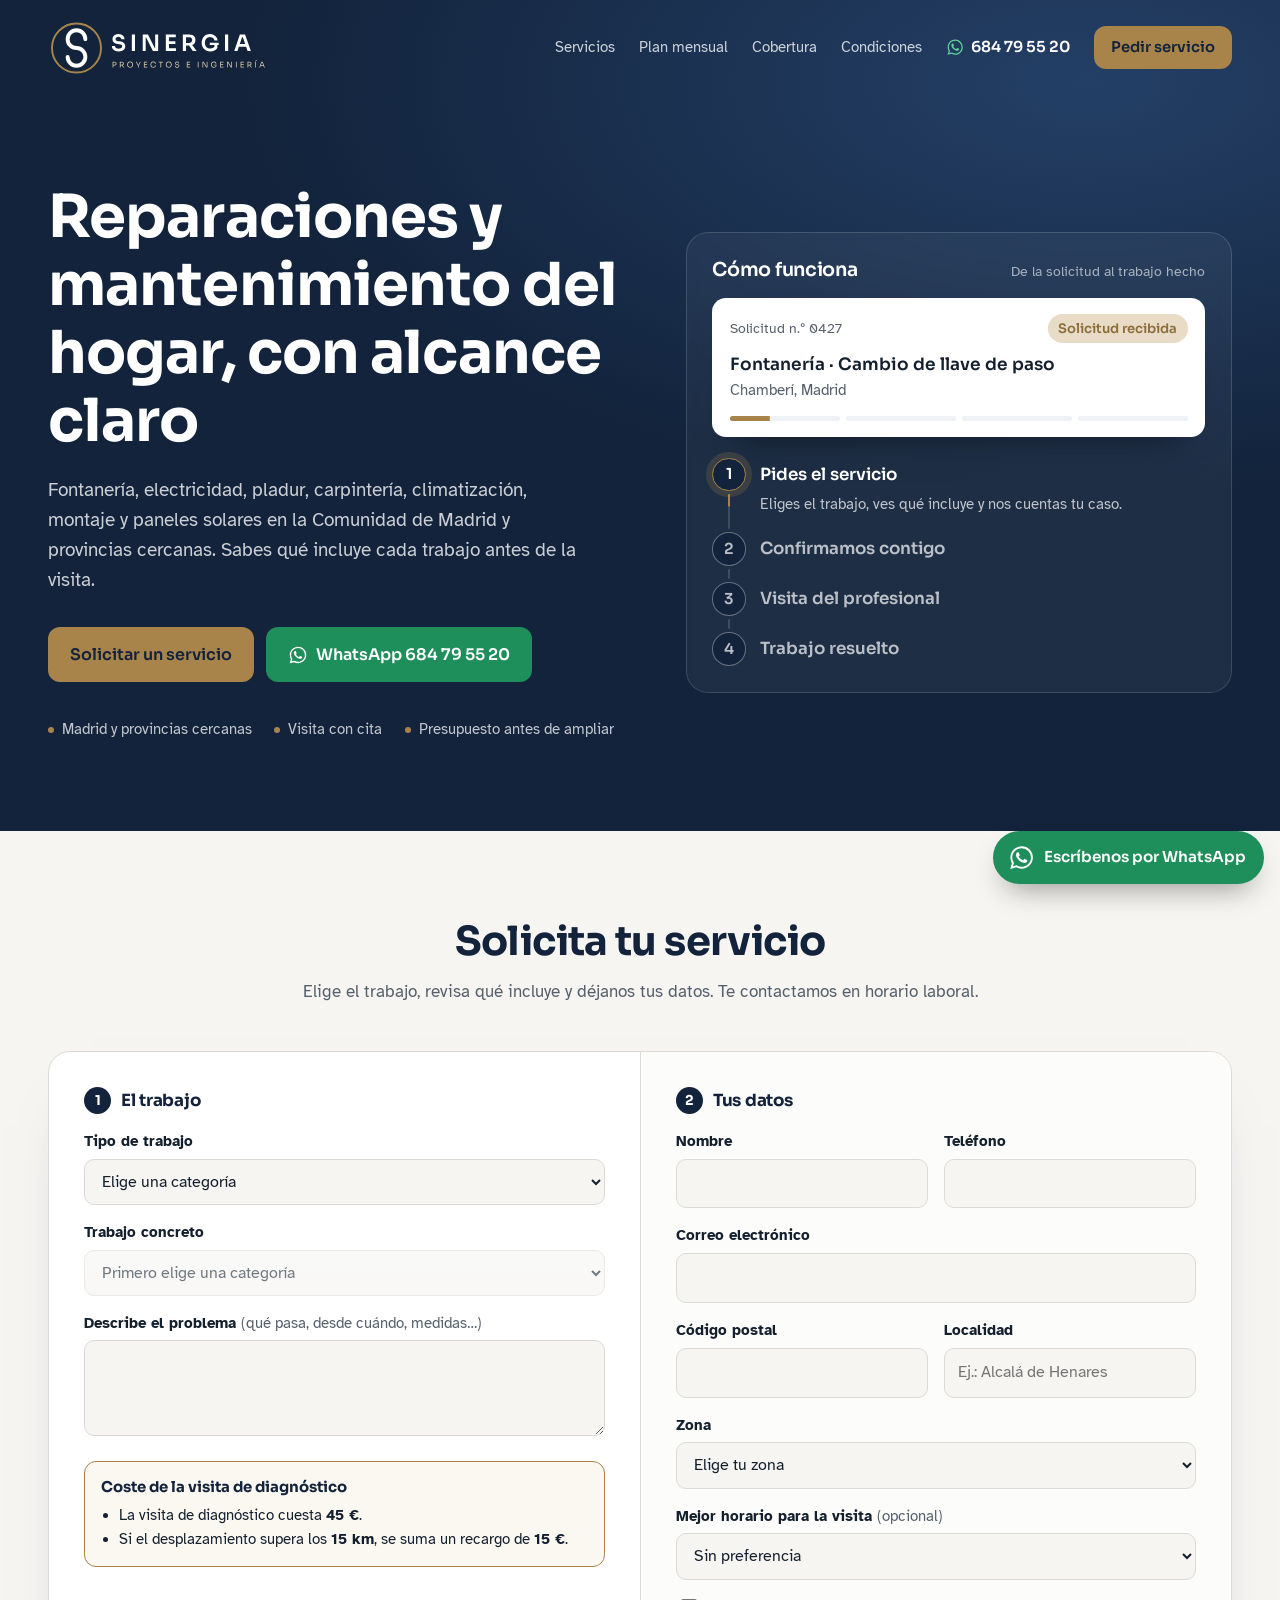
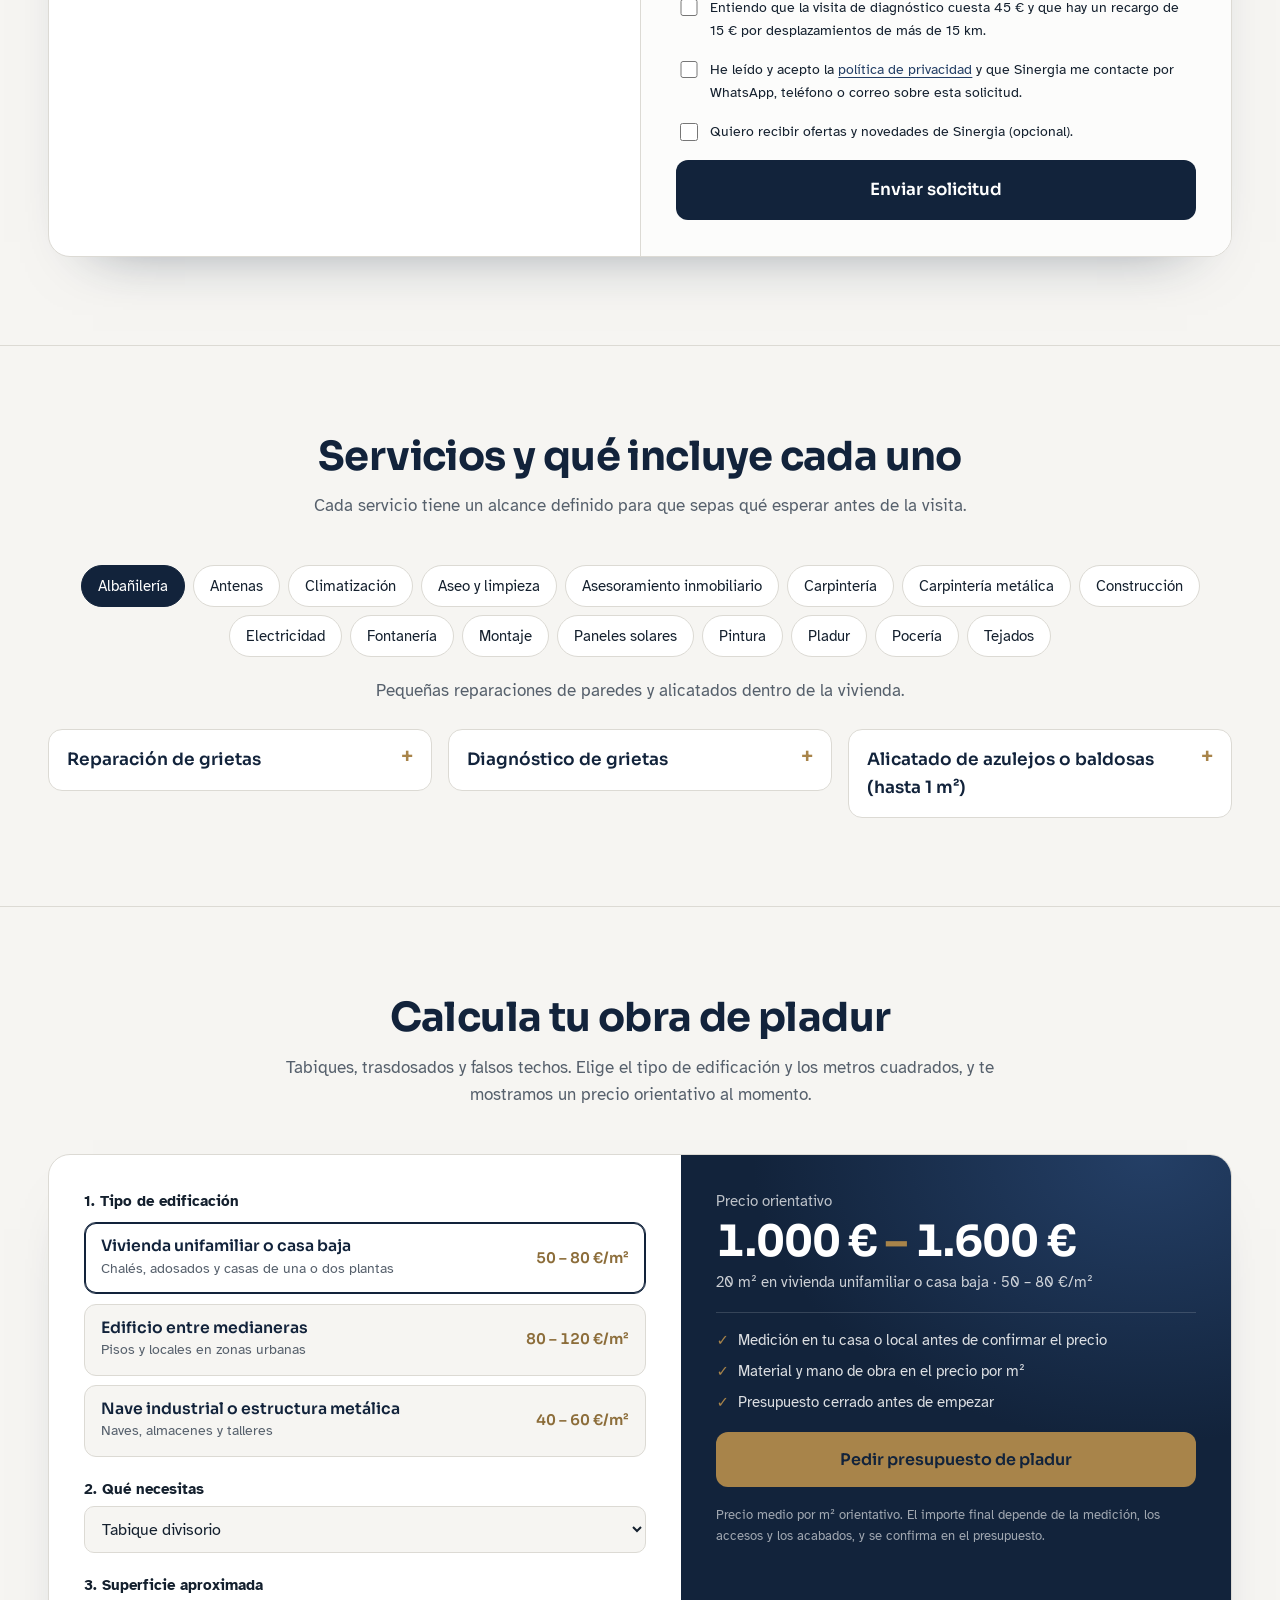
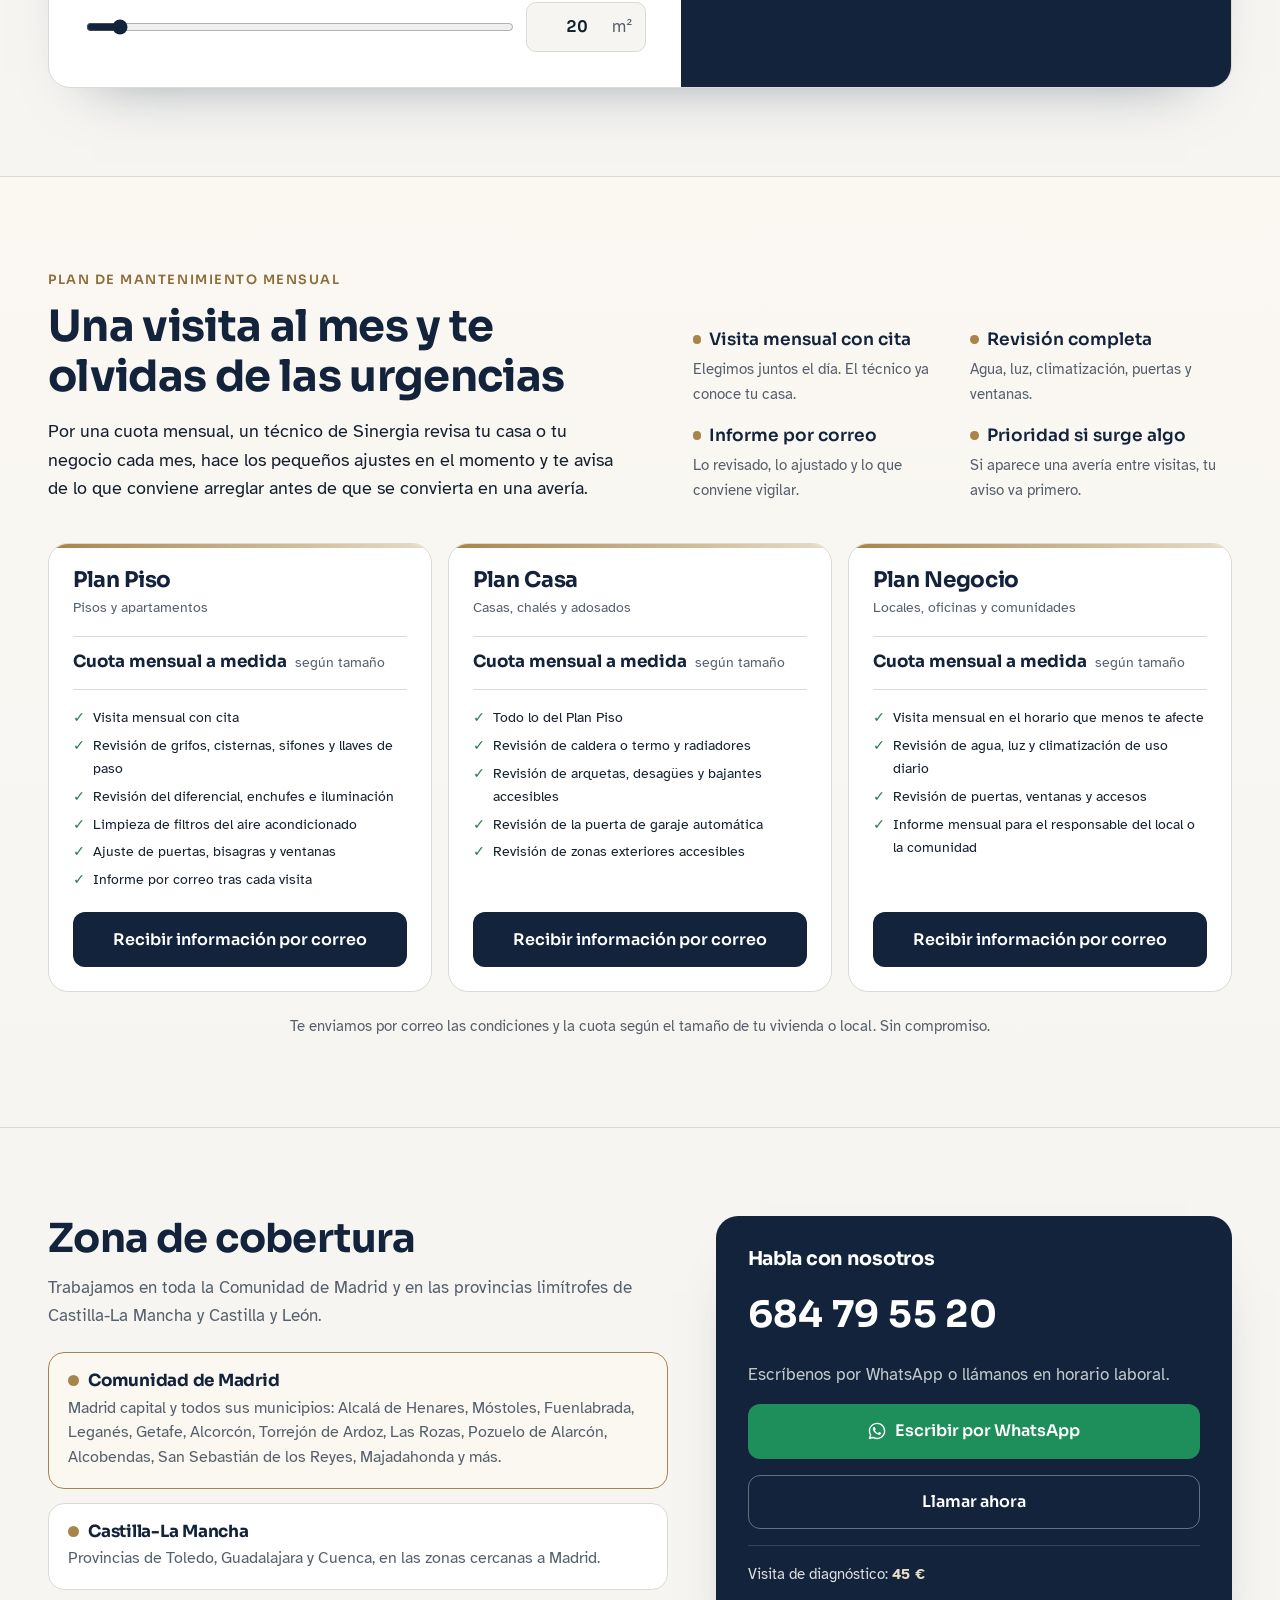
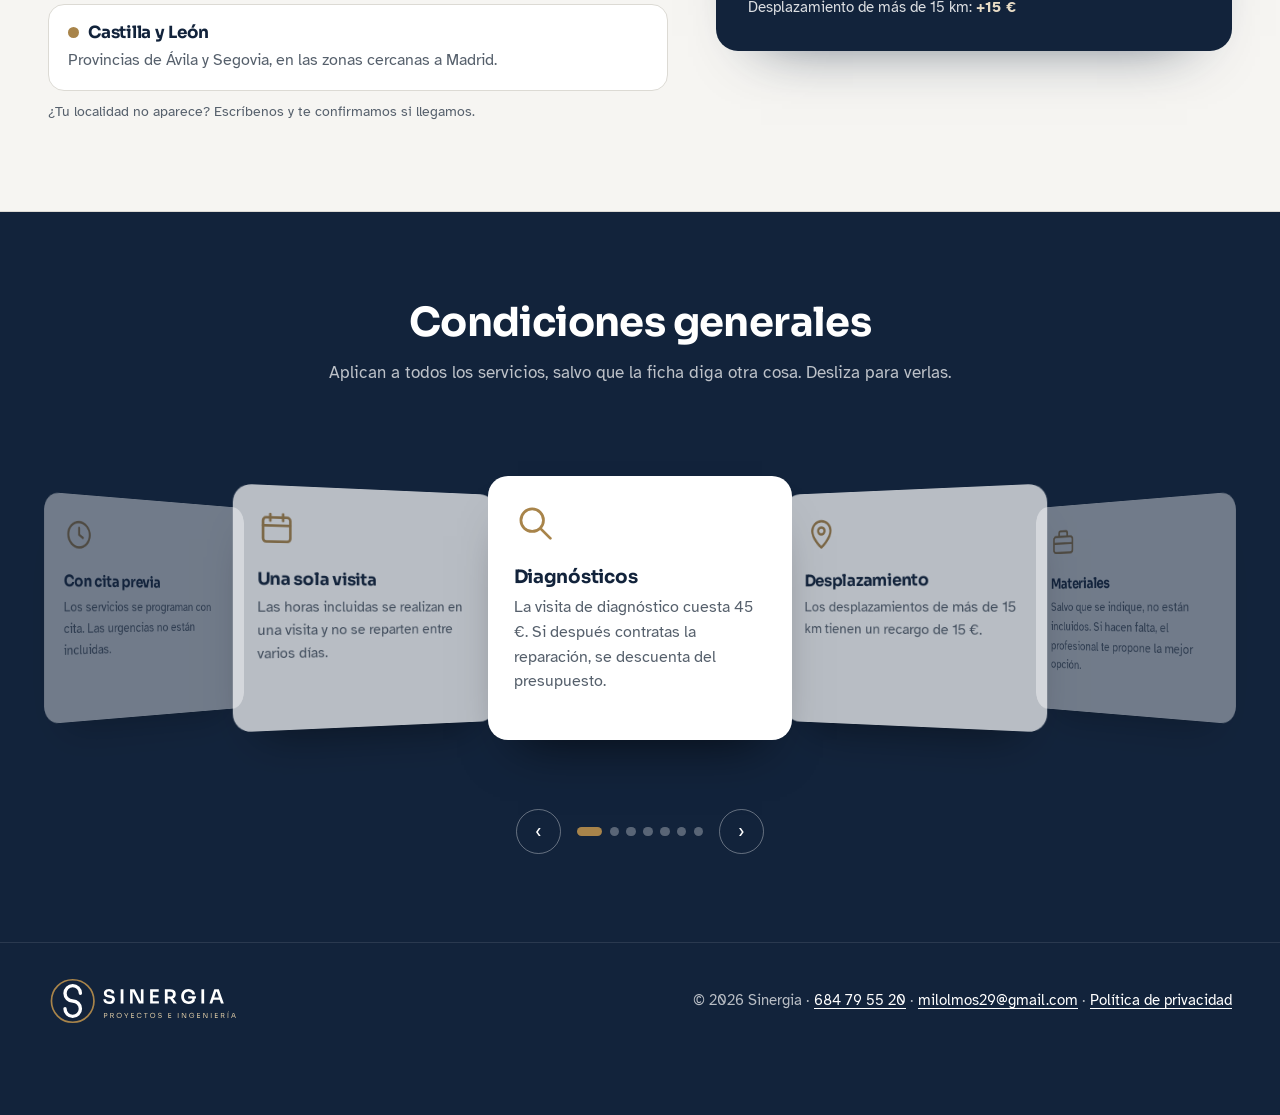
<file: index.html>
<!DOCTYPE html>
<html lang="es">
<head>
<meta charset="utf-8">
<meta name="viewport" content="width=device-width, initial-scale=1, viewport-fit=cover">
<title>Sinergia · Reparaciones y mantenimiento del hogar en Madrid</title>
<meta name="description" content="Fontanería, electricidad, pladur, carpintería, climatización, montaje, paneles solares y más en la Comunidad de Madrid y provincias cercanas. Pide tu servicio o escríbenos por WhatsApp al 684 79 55 20.">
<meta name="theme-color" content="#12233b">
<link rel="icon" href="favicon.svg" type="image/svg+xml">
<link rel="preconnect" href="https://fonts.googleapis.com">
<link rel="preconnect" href="https://fonts.gstatic.com" crossorigin>
<link href="https://fonts.googleapis.com/css2?family=Atkinson+Hyperlegible:wght@400;700&family=Sora:wght@400;600;700&display=swap" rel="stylesheet">
<style>
:root{
  --marino:#12233b; --marino-2:#1b3354; --marino-3:#243f66;
  --laton:#a8844a; --laton-osc:#8c6d3a; --laton-claro:#e8dcc6;
  --piedra:#f6f5f2; --blanco:#fff; --tinta:#14202e; --suave:#56606c; --linea:#dcdad4; --niebla:#eef1f5;
  --verde:#2d7a52; --rojo:#a3402f; --wa:#1e8e5a;
  --titulos:"Sora","Segoe UI",system-ui,sans-serif; --texto:"Atkinson Hyperlegible","Segoe UI",system-ui,sans-serif;
}
*{box-sizing:border-box}
html{scroll-behavior:smooth;scroll-padding-top:1rem;-webkit-text-size-adjust:100%}
@media (prefers-reduced-motion:reduce){html{scroll-behavior:auto}}
body{margin:0;background:var(--piedra);color:var(--tinta);font-family:var(--texto);font-size:1.0625rem;line-height:1.6;overflow-x:hidden}
img,svg{max-width:100%}
a{color:var(--marino-3);text-underline-offset:.2em}
:focus-visible{outline:3px solid var(--laton);outline-offset:3px;border-radius:4px}
h1,h2,h3{font-family:var(--titulos);line-height:1.15;letter-spacing:-.015em;margin:0}
.contenedor{width:min(100% - 2.5rem,74rem);margin-inline:auto}
.btn{display:inline-flex;align-items:center;justify-content:center;gap:.5rem;font:inherit;font-family:var(--titulos);font-weight:600;font-size:1rem;text-decoration:none;border-radius:12px;padding:.85rem 1.3rem;cursor:pointer;border:1px solid transparent;transition:background .2s,border-color .2s}
.btn-laton{background:var(--laton);color:var(--marino)}
.btn-laton:hover{background:#b8955a}
.btn-borde{border-color:rgba(255,255,255,.35);color:#fff}
.btn-borde:hover{border-color:#fff;background:rgba(255,255,255,.06)}
.btn-wa{background:var(--wa);color:#fff}
.btn-wa:hover{background:#187a4c}
.btn-wa svg{width:1.25rem;height:1.25rem;flex:none}

/* ===== Cabecera + portada (fondo marino) ===== */
.arriba{background:radial-gradient(120% 90% at 85% 10%,var(--marino-3) 0%,var(--marino) 55%);color:#fff;padding-top:env(safe-area-inset-top,0px)}
.cabecera .contenedor{display:flex;align-items:center;justify-content:space-between;gap:1rem;padding-block:1.1rem}
.cabecera .logo{display:block;line-height:0}
.logo-svg{display:block;height:60px;width:auto}
.cabecera nav{display:flex;align-items:center;gap:1.5rem;font-size:.95rem}
.cabecera nav a{color:rgba(255,255,255,.78);text-decoration:none}
.cabecera nav a:hover{color:#fff}
.cabecera nav .btn{padding:.55rem 1rem;font-size:.92rem;color:var(--marino)}
.cabecera nav .tel-cab{display:inline-flex;align-items:center;gap:.4rem;color:#fff;font-family:var(--titulos);font-weight:600}
.cabecera nav .tel-cab svg{width:1.15rem;height:1.15rem;color:#5fd39a}
@media (max-width:62rem){.cabecera nav a.sec{display:none}}
@media (max-width:48rem){.logo-svg{height:42px}.cabecera nav .btn{white-space:nowrap;padding:.5rem .8rem}.cabecera nav .tel-cab span{display:none}.cabecera nav{gap:.9rem}}

.portada .contenedor{display:grid;grid-template-columns:1.05fr 1fr;gap:clamp(2rem,5vw,4.5rem);align-items:center;padding-block:clamp(2.5rem,7vw,5.5rem) clamp(3rem,7vw,6rem)}
@media (max-width:62rem){.portada .contenedor{grid-template-columns:1fr}}
.portada h1{font-size:clamp(2.2rem,5.2vw,3.7rem);font-weight:700;max-width:16ch}
.portada .entrada{color:rgba(255,255,255,.78);font-size:1.18rem;max-width:44ch;margin:1.2rem 0 2rem}
.acciones{display:flex;flex-wrap:wrap;gap:.8rem}
@media (max-width:30rem){.acciones .btn{flex:1 1 100%}}
.sellos{display:flex;flex-wrap:wrap;gap:.5rem 1.4rem;margin:2.2rem 0 0;padding:0;list-style:none;font-size:.95rem;color:rgba(255,255,255,.75)}
.sellos li{display:flex;align-items:center;gap:.5rem}
.sellos li::before{content:"";width:6px;height:6px;border-radius:50%;background:var(--laton)}

/* Timeline en bucle */
.proceso{background:rgba(255,255,255,.05);border:1px solid rgba(255,255,255,.14);border-radius:22px;padding:clamp(1.1rem,3vw,1.6rem);backdrop-filter:blur(6px)}
.proceso-tit{display:flex;flex-wrap:wrap;justify-content:space-between;align-items:baseline;gap:.2rem 1rem;margin-bottom:1rem}
.proceso-tit h2{font-size:1.2rem;font-weight:600}
.proceso-tit span{font-size:.85rem;color:rgba(255,255,255,.6)}
.ticket{background:#fff;color:var(--tinta);border-radius:14px;padding:1rem 1.1rem;margin-bottom:1.3rem;box-shadow:0 20px 40px -24px rgba(0,0,0,.6)}
.ticket-fila{display:flex;justify-content:space-between;align-items:center;gap:.8rem;flex-wrap:wrap}
.ticket-num{font-size:.85rem;color:var(--suave)}
.estado{font-family:var(--titulos);font-weight:600;font-size:.82rem;background:var(--laton-claro);color:var(--laton-osc);padding:.25rem .65rem;border-radius:999px;transition:background .3s,color .3s}
.estado.fin{background:#dcefe4;color:var(--verde)}
.ticket-trabajo{font-family:var(--titulos);font-weight:600;margin:.45rem 0 .1rem}
.ticket-det{font-size:.92rem;color:var(--suave);margin:0 0 .8rem;min-height:1.5em}
.barras{display:grid;grid-template-columns:repeat(4,1fr);gap:.35rem}
.barras i{height:5px;border-radius:5px;background:var(--niebla);overflow:hidden;position:relative}
.barras i::after{content:"";position:absolute;inset:0;background:var(--laton);transform-origin:left;transform:scaleX(var(--t,0))}

.pasos{list-style:none;margin:0;padding:0}
.paso{position:relative;padding-left:3rem;padding-bottom:1rem}
.paso:last-child{padding-bottom:0}
.paso .nodo{position:absolute;left:0;top:0;width:2.1rem;height:2.1rem;border-radius:50%;display:grid;place-items:center;font-family:var(--titulos);font-weight:600;font-size:.95rem;border:1.5px solid rgba(255,255,255,.35);color:rgba(255,255,255,.7);background:var(--marino);transition:all .35s}
.paso .seg{position:absolute;left:calc(1.05rem - 1px);top:2.3rem;bottom:.2rem;width:2px;background:rgba(255,255,255,.15);border-radius:2px;overflow:hidden}
.paso .seg::after{content:"";position:absolute;inset:0;background:var(--laton);transform-origin:top;transform:scaleY(var(--t,0))}
.paso:last-child .seg{display:none}
.paso button{all:unset;cursor:pointer;display:block;font-family:var(--titulos);font-weight:600;font-size:1.05rem;color:rgba(255,255,255,.7);padding-top:.25rem;transition:color .3s}
.paso button:focus-visible{outline:3px solid var(--laton);outline-offset:3px;border-radius:4px}
.paso p{margin:.2rem 0 0;color:rgba(255,255,255,.72);font-size:.95rem;max-height:0;opacity:0;overflow:hidden;transition:max-height .45s ease,opacity .35s}
.paso.hecho .nodo{background:var(--laton);border-color:var(--laton);color:var(--marino)}
.paso.activo .nodo{border-color:var(--laton);color:#fff;box-shadow:0 0 0 6px rgba(168,132,74,.22)}
.paso.activo button{color:#fff}
.paso.activo p{max-height:6rem;opacity:1}
.proceso.estatico .paso p{max-height:none;opacity:1}

/* ===== Secciones claras ===== */
.bloque{padding-block:clamp(3rem,7vw,5.5rem)}
.bloque + .bloque{border-top:1px solid var(--linea)}
.cabeza{text-align:center;max-width:44rem;margin:0 auto clamp(1.8rem,4vw,2.8rem)}
.cabeza h2{font-size:clamp(1.7rem,3.8vw,2.5rem);color:var(--marino)}
.cabeza p{color:var(--suave);margin:.8rem 0 0;font-size:1.08rem}

/* Formulario */
.form-card{background:var(--blanco);border:1px solid var(--linea);border-radius:22px;box-shadow:0 30px 60px -45px rgba(18,35,59,.55);overflow:hidden}
.form-card form{display:grid;grid-template-columns:1fr 1fr}
@media (max-width:52rem){.form-card form{grid-template-columns:1fr}}
.col{padding:clamp(1.3rem,3.5vw,2.2rem);display:grid;gap:1rem;align-content:start}
.col + .col{border-left:1px solid var(--linea);background:#fcfcfb}
@media (max-width:52rem){.col + .col{border-left:0;border-top:1px solid var(--linea)}}
.col h3{font-size:1.05rem;color:var(--marino);display:flex;align-items:center;gap:.6rem}
.col h3 b{display:grid;place-items:center;width:1.7rem;height:1.7rem;border-radius:50%;background:var(--marino);color:#fff;font-size:.85rem}
.fila{display:grid;grid-template-columns:1fr 1fr;gap:1rem}
@media (max-width:30rem){.fila{grid-template-columns:1fr}}
label{display:block;font-weight:700;font-size:.93rem;margin-bottom:.3rem}
.opcional{font-weight:400;color:var(--suave)}
input,select,textarea{width:100%;font:inherit;font-size:1rem;color:var(--tinta);background:var(--piedra);border:1px solid var(--linea);border-radius:10px;padding:.7rem .8rem;min-height:2.9rem}
select:disabled{opacity:.6}
textarea{min-height:6rem;resize:vertical}
input:focus,select:focus,textarea:focus{border-color:var(--marino-3);outline:3px solid var(--niebla)}
.check{display:flex;gap:.6rem;align-items:flex-start;font-weight:400;font-size:.9rem;margin:0}
.check input{width:1.1rem;height:1.1rem;min-height:0;margin-top:.2rem;accent-color:var(--marino);flex:none}
.enviar{width:100%;background:var(--marino);color:#fff;font-size:1.05rem;padding:1rem}
.enviar:hover{background:var(--marino-3)}
.aviso-form{margin:0;font-size:.93rem;padding:.7rem .9rem;border-radius:10px;background:var(--laton-claro)}
.aviso-form[hidden]{display:none}
.alcance{border:1px dashed var(--laton);border-radius:12px;padding:1rem 1.1rem;background:#fbf8f2}
.alcance[hidden]{display:none}
.alcance h4{font-family:var(--titulos);font-size:.98rem;margin:0 0 .6rem;color:var(--marino)}
.cols{display:grid;grid-template-columns:1fr 1fr;gap:.9rem}
@media (max-width:30rem){.cols{grid-template-columns:1fr}}
.cols h5{font-family:var(--titulos);font-size:.85rem;margin:0 0 .3rem}
.lista{margin:0;padding:0;list-style:none;font-size:.9rem}
.lista li{position:relative;padding-left:1.25rem;margin-bottom:.3rem}
.lista.si li::before{content:"✓";position:absolute;left:0;color:var(--verde);font-weight:700}
.lista.no li::before{content:"✕";position:absolute;left:0;color:var(--rojo);font-weight:700}
.nota{font-size:.88rem;color:var(--suave);margin:.6rem 0 0}

/* Servicios */
.pestanas{display:flex;flex-wrap:wrap;justify-content:center;gap:.5rem;margin-bottom:1.2rem}
.pestanas button{font:inherit;font-size:.95rem;border:1px solid var(--linea);background:#fff;color:var(--tinta);border-radius:999px;padding:.5rem 1rem;cursor:pointer;min-height:2.6rem}
.pestanas button:hover{border-color:var(--marino-3)}
.pestanas button[aria-selected="true"]{background:var(--marino);border-color:var(--marino);color:#fff}
.gremio-desc{text-align:center;margin:0 0 1.6rem;color:var(--suave)}
.gremio-foto{max-width:48rem;margin:0 auto 1.6rem;border-radius:16px;overflow:hidden;border:1px solid var(--linea);background:var(--marino)}
.gremio-foto[hidden]{display:none}
.gremio-foto img{display:block;width:100%;height:auto}
.servicios{display:grid;grid-template-columns:repeat(auto-fill,minmax(min(100%,20rem),1fr));gap:1rem;align-items:start}
.servicio{background:#fff;border:1px solid var(--linea);border-radius:14px}
.servicio summary{cursor:pointer;list-style:none;padding:1rem 1.1rem;font-family:var(--titulos);font-weight:600;display:flex;justify-content:space-between;gap:1rem;color:var(--marino)}
.servicio summary::-webkit-details-marker{display:none}
.servicio summary::after{content:"+";color:var(--laton);font-size:1.3rem;line-height:1}
.servicio[open] summary::after{content:"–"}
.servicio .cuerpo{padding:0 1.1rem 1.1rem;display:grid;gap:.7rem}
.pedir-este{justify-self:start;font:inherit;font-size:.93rem;color:var(--marino);background:none;border:1px solid var(--marino);border-radius:999px;padding:.4rem .9rem;cursor:pointer}
.pedir-este:hover{background:var(--niebla)}

/* Carrusel 3D */
.condiciones{background:var(--marino);color:#fff;overflow:hidden}
.condiciones .cabeza h2{color:#fff}
.condiciones .cabeza p{color:rgba(255,255,255,.72)}
.carrusel{position:relative;height:clamp(19rem,42vw,22rem);perspective:1400px;touch-action:pan-y;cursor:grab;user-select:none;-webkit-user-select:none}
.carrusel:active{cursor:grabbing}
.escena{position:absolute;inset:0;transform-style:preserve-3d}
.tarjeta{position:absolute;left:50%;top:50%;width:min(19rem,76vw);min-height:16.5rem;background:#fff;color:var(--tinta);border-radius:20px;padding:1.6rem;box-shadow:0 30px 50px -30px rgba(0,0,0,.7);transition:transform .7s cubic-bezier(.2,.7,.2,1),opacity .7s;backface-visibility:hidden;will-change:transform}
.carrusel.arrastrando .tarjeta{transition:none}
.tarjeta svg{width:2.6rem;height:2.6rem;color:var(--laton)}
.tarjeta h3{font-size:1.15rem;color:var(--marino);margin:.9rem 0 .5rem}
.tarjeta p{margin:0;color:var(--suave);font-size:.97rem}
.controles{display:flex;justify-content:center;align-items:center;gap:1rem;margin-top:1.6rem}
.controles button{font:inherit;width:2.8rem;height:2.8rem;border-radius:50%;border:1px solid rgba(255,255,255,.35);background:transparent;color:#fff;cursor:pointer;font-size:1.2rem}
.controles button:hover{border-color:#fff}
.puntos{display:flex;gap:.45rem}
.puntos button{width:.6rem;height:.6rem;padding:0;border-radius:50%;background:rgba(255,255,255,.3);border:0}
.puntos button[aria-current="true"]{background:var(--laton);width:1.6rem;border-radius:1rem}
@media (prefers-reduced-motion:reduce){.tarjeta,.paso p,.paso .nodo{transition:none}}

/* Pladur: calculadora por m² */
.pladur-calc .cabeza{max-width:48rem}
.calc{display:grid;grid-template-columns:1.15fr 1fr;background:#fff;border:1px solid var(--linea);border-radius:22px;overflow:hidden;box-shadow:0 30px 60px -45px rgba(18,35,59,.55)}
@media (max-width:56rem){.calc{grid-template-columns:1fr}}
.calc-izq{padding:clamp(1.3rem,3.5vw,2.2rem);display:grid;gap:1.3rem;align-content:start;min-width:0}
.calc-der{background:radial-gradient(120% 90% at 85% 0%,var(--marino-3) 0%,var(--marino) 60%);color:#fff;padding:clamp(1.3rem,3.5vw,2.2rem);display:grid;gap:1.1rem;align-content:start;min-width:0}
.calc fieldset{border:0;margin:0;padding:0;min-width:0}
.calc legend{font-weight:700;font-size:.93rem;margin-bottom:.55rem;padding:0}
.opciones{display:grid;gap:.6rem}
.opcion{position:relative;display:flex;justify-content:space-between;align-items:center;gap:1rem;border:1px solid var(--linea);border-radius:12px;padding:.8rem 1rem;cursor:pointer;background:var(--piedra);font-weight:400;margin:0;transition:border-color .2s,background .2s,box-shadow .2s}
.opcion input{position:absolute;opacity:0;width:1px;height:1px;margin:0}
.opcion b{font-family:var(--titulos);font-weight:600;color:var(--marino);font-size:.98rem;display:block;line-height:1.3}
.opcion small{color:var(--suave);font-size:.85rem}
.opcion .pm2{font-family:var(--titulos);font-weight:600;color:var(--laton-osc);white-space:nowrap;font-size:.92rem;font-variant-numeric:tabular-nums}
.opcion.sel{border-color:var(--marino);background:#fff;box-shadow:inset 0 0 0 1px var(--marino)}
.opcion:focus-within{outline:3px solid var(--laton);outline-offset:2px}
@media (max-width:26rem){.opcion{flex-direction:column;align-items:flex-start;gap:.3rem}}
.m2{display:grid;grid-template-columns:1fr 7.5rem;gap:.9rem;align-items:center}
.m2 input[type=range]{accent-color:var(--marino);padding:0;min-height:2rem;background:none;border:0;outline-offset:4px}
.m2 .num{position:relative}
.m2 .num input{padding-right:2.6rem;text-align:right;font-variant-numeric:tabular-nums;font-family:var(--titulos);font-weight:600}
.m2 .num span{position:absolute;right:.8rem;top:50%;transform:translateY(-50%);color:var(--suave);pointer-events:none}
.resultado .etq{font-size:.92rem;color:rgba(255,255,255,.72)}
.resultado .cifra{font-family:var(--titulos);font-weight:700;font-size:clamp(1.9rem,5vw,2.7rem);line-height:1.1;margin:.3rem 0;font-variant-numeric:tabular-nums;letter-spacing:-.02em}
.resultado .cifra em{font-style:normal;color:var(--laton)}
.resultado .det{font-size:.93rem;color:rgba(255,255,255,.78);margin:0}
.calc-der .incluye{list-style:none;margin:0;padding:1rem 0 0;border-top:1px solid rgba(255,255,255,.15);display:grid;gap:.45rem;font-size:.93rem;color:rgba(255,255,255,.85)}
.calc-der .incluye li{display:flex;gap:.55rem}
.calc-der .incluye li::before{content:"✓";color:var(--laton);font-weight:700}
.calc-der .btn{width:100%}
.calc-der .legal{font-size:.82rem;color:rgba(255,255,255,.6);margin:0}

/* Plan de mantenimiento mensual */
.plan{background:linear-gradient(180deg,#fbf8f2 0%,var(--piedra) 100%)}
.plan-cab{display:grid;grid-template-columns:1.1fr 1fr;gap:clamp(1.5rem,4vw,3.5rem);align-items:end;margin-bottom:clamp(1.8rem,4vw,2.6rem)}
@media (max-width:56rem){.plan-cab{grid-template-columns:1fr;align-items:start}}
.plan-cab > div{min-width:0}
.ceja{display:inline-block;font-family:var(--titulos);font-weight:600;font-size:.8rem;letter-spacing:.12em;text-transform:uppercase;color:var(--laton-osc)}
.plan-cab h2{font-size:clamp(1.8rem,4vw,2.7rem);color:var(--marino);margin-top:.6rem;text-wrap:balance}
.plan-cab .entrada-plan{font-size:1.1rem;color:var(--tinta);margin:1rem 0 0;max-width:48ch}
.ventajas{list-style:none;margin:0;padding:0;display:grid;grid-template-columns:1fr 1fr;gap:1rem}
@media (max-width:30rem){.ventajas{grid-template-columns:1fr}}
.ventajas li{display:grid;gap:.25rem}
.ventajas b{font-family:var(--titulos);font-weight:600;color:var(--marino);display:flex;align-items:center;gap:.5rem}
.ventajas b::before{content:"";width:.55rem;height:.55rem;border-radius:50%;background:var(--laton);flex:none}
.ventajas span{color:var(--suave);font-size:.95rem}
.planes{display:grid;grid-template-columns:repeat(3,1fr);gap:1rem;align-items:stretch}
@media (max-width:62rem){.planes{grid-template-columns:1fr 1fr}}
@media (max-width:40rem){.planes{grid-template-columns:1fr}}
.plan-card{background:#fff;border:1px solid var(--linea);border-radius:20px;padding:1.5rem;display:flex;flex-direction:column;gap:1rem;position:relative;overflow:hidden}
.plan-card::before{content:"";position:absolute;inset:0 0 auto 0;height:4px;background:linear-gradient(90deg,var(--laton),var(--laton-claro))}
.plan-card .para{font-size:.9rem;color:var(--suave);margin:.2rem 0 0}
.plan-card h3{font-size:1.35rem;color:var(--marino)}
.plan-card .cuota{display:flex;flex-wrap:wrap;align-items:baseline;gap:.15rem .5rem;font-family:var(--titulos);color:var(--marino);border-block:1px solid var(--linea);padding:.8rem 0}
.plan-card .cuota b{font-size:1.05rem}
.plan-card .cuota span{font-size:.85rem;color:var(--suave);font-family:var(--texto)}
.plan-card .lista{flex:1}
.plan-card .btn{width:100%;background:var(--marino);color:#fff}
.plan-card .btn:hover{background:var(--marino-3)}
.check[hidden]{display:none}
.plan-pie{text-align:center;color:var(--suave);font-size:.95rem;margin:1.4rem auto 0;max-width:46rem}

/* Pie */
.pie{background:var(--marino);color:rgba(255,255,255,.7);border-top:1px solid rgba(255,255,255,.1);padding-block:2rem calc(5.5rem + env(safe-area-inset-bottom,0px));font-size:.93rem}
.pie .contenedor{display:flex;flex-wrap:wrap;justify-content:space-between;align-items:center;gap:1rem 2rem}
.pie .logo-svg{height:52px}
.pie a{color:#fff}
.linklike-pie{all:unset;cursor:pointer;color:#fff;text-decoration:underline;text-underline-offset:.2em}
#pieCookies[hidden]{display:none}


/* Cobertura y contacto */
.cobertura .contenedor{display:grid;grid-template-columns:1.2fr 1fr;gap:clamp(1.5rem,4vw,3rem);align-items:start}
@media (max-width:56rem){.cobertura .contenedor{grid-template-columns:1fr}}
.cobertura .cabeza{text-align:left;margin:0 0 1.4rem}
.zonas{display:grid;gap:.9rem}
.zona{background:#fff;border:1px solid var(--linea);border-radius:16px;padding:1.1rem 1.2rem}
.zona h3{font-size:1.05rem;color:var(--marino);display:flex;align-items:center;gap:.55rem}
.zona h3::before{content:"";width:.7rem;height:.7rem;border-radius:50%;background:var(--laton);flex:none}
.zona.principal{border-color:var(--laton);background:#fbf8f2}
.zona p{margin:.35rem 0 0;color:var(--suave);font-size:.97rem}
.contacto-card{background:var(--marino);color:#fff;border-radius:22px;padding:clamp(1.4rem,3.5vw,2rem);display:grid;gap:1rem;box-shadow:0 30px 60px -45px rgba(18,35,59,.8)}
.contacto-card h3{font-size:1.2rem}
.contacto-card .numero{font-family:var(--titulos);font-weight:700;font-size:clamp(1.8rem,4vw,2.3rem);letter-spacing:.01em;color:#fff;text-decoration:none}
.contacto-card p{margin:0;color:rgba(255,255,255,.75)}
.contacto-card .btn{width:100%}
.tarifas{list-style:none;margin:0;padding:1rem 0 0;border-top:1px solid rgba(255,255,255,.15);display:grid;gap:.5rem;font-size:.95rem;color:rgba(255,255,255,.85)}
.tarifas b{color:var(--laton-claro)}
/* Aviso de coste en el formulario */
.coste{border:1px solid var(--laton);background:#fbf8f2;border-radius:12px;padding:.9rem 1rem;font-size:.93rem}
.coste strong{font-family:var(--titulos);color:var(--marino);display:block;margin-bottom:.25rem}
.coste ul{margin:0;padding-left:1.1rem}
.zona-aviso{margin:.35rem 0 0;font-size:.85rem;color:var(--laton-osc)}
.zona-aviso[hidden]{display:none}
.trampa{position:absolute;left:-9999px;width:1px;height:1px;overflow:hidden}
/* Banner de cookies (solo aparece si hay un píxel configurado) */
.cookies{position:fixed;left:max(1rem,env(safe-area-inset-left,0px));right:max(1rem,env(safe-area-inset-right,0px));bottom:calc(5.2rem + env(safe-area-inset-bottom,0px));z-index:60;max-width:34rem;background:#fff;color:var(--tinta);border:1px solid var(--linea);border-radius:16px;padding:1rem 1.1rem;box-shadow:0 20px 50px -20px rgba(0,0,0,.45);font-size:.92rem}
.cookies[hidden]{display:none}
.cookies p{margin:0 0 .8rem}
.cookies .botones{display:flex;flex-wrap:wrap;gap:.5rem}
.cookies .btn{padding:.55rem 1rem;font-size:.92rem}
.cookies .rechazar{background:none;border-color:var(--linea);color:var(--tinta)}

/* WhatsApp flotante */
.wa{position:fixed;right:max(1rem,env(safe-area-inset-right,0px));bottom:calc(1rem + env(safe-area-inset-bottom,0px));z-index:50;display:flex;align-items:center;gap:.6rem;background:var(--wa);color:#fff;text-decoration:none;font-family:var(--titulos);font-weight:600;font-size:.95rem;padding:.8rem 1.1rem .8rem .9rem;border-radius:999px;box-shadow:0 14px 30px -12px rgba(0,0,0,.45)}
.wa:hover{background:#187a4c}
.wa svg{width:1.7rem;height:1.7rem;flex:none}
@media (max-width:40rem){.wa span{position:absolute;width:1px;height:1px;overflow:hidden;clip:rect(0 0 0 0)}.wa{padding:.9rem}}
</style>
</head>
<body>

<div class="arriba">
  <header class="cabecera">
    <div class="contenedor">
      <a class="logo" href="./"><svg xmlns="http://www.w3.org/2000/svg" viewBox="0 0 294 80" class="logo-svg" role="img" aria-label="Sinergia Proyectos e Ingeniería"><title>Sinergia Proyectos e Ingeniería</title><circle cx="38" cy="40" r="32.70" fill="none" stroke="#a8844a" stroke-width="2.6"/><path d="M49.83 28.17 A11.83 11.83 0 1 0 38.00 40.00 A11.83 11.83 0 1 1 26.17 51.83" fill="none" stroke="#ffffff" stroke-width="5.2" stroke-linecap="round"/><path d="M94.155 44.57Q91.26 44.57 89.2575 43.64Q87.255 42.71 86.2125 41.082499999999996Q85.17 39.455 85.17 37.37H89.34Q89.34 38.255 89.82 39.072500000000005Q90.3 39.89 91.35749999999999 40.4Q92.41499999999999 40.91 94.155 40.91Q95.73 40.91 96.77250000000001 40.4675Q97.815 40.025 98.3325 39.2825Q98.85 38.54 98.85 37.61Q98.85 36.455 97.86 35.75Q96.87 35.045 94.785 34.865L92.865 34.7Q89.715 34.43 87.84 32.735Q85.965 31.04 85.965 28.25Q85.965 26.165 86.955 24.65Q87.945 23.135 89.72999999999999 22.302500000000002Q91.515 21.470000000000002 93.91499999999999 21.470000000000002Q96.405 21.470000000000002 98.2125 22.340000000000003Q100.02 23.21 101.0025 24.785Q101.985 26.36 101.985 28.490000000000002H97.815Q97.815 27.605 97.38749999999999 26.84Q96.96 26.075 96.0975 25.6025Q95.235 25.13 93.91499999999999 25.13Q92.655 25.13 91.815 25.557499999999997Q90.975 25.985 90.555 26.697499999999998Q90.135 27.41 90.135 28.25Q90.135 29.270000000000003 90.885 30.035000000000004Q91.635 30.8 93.255 30.935000000000002L95.175 31.1Q97.53 31.295 99.2925 32.105000000000004Q101.055 32.915 102.0375 34.287499999999994Q103.02 35.66 103.02 37.61Q103.02 39.68 101.9325 41.254999999999995Q100.845 42.83 98.8575 43.7Q96.87 44.57 94.155 44.57ZM111.78 44.0V22.1H116.03999999999999V44.0ZM126.3 44.0V22.1H133.275L142.48499999999999 40.46H143.49L142.89 41.0V22.1H146.91V44.0H139.875L130.665 25.64H129.66L130.26 25.1V44.0ZM157.10999999999999 44.0V22.1H161.28V44.0ZM160.68 44.0V40.4H170.60999999999999V44.0ZM160.68 34.67V31.07H169.82999999999998V34.67ZM160.68 25.7V22.1H170.37V25.7ZM179.79 44.0V21.95H184.05V44.0ZM193.155 44.0 186.45 34.475H191.205L198.15 44.0ZM182.79 36.68V33.230000000000004H188.355Q189.54 33.230000000000004 190.39499999999998 32.75Q191.25 32.269999999999996 191.7225 31.4075Q192.195 30.545 192.195 29.42Q192.195 28.28 191.7225 27.4175Q191.25 26.555 190.39499999999998 26.067500000000003Q189.54 25.580000000000002 188.355 25.580000000000002H182.79V21.95H187.92000000000002Q190.54500000000002 21.95 192.48000000000002 22.7375Q194.415 23.525000000000002 195.465 25.1075Q196.51500000000001 26.69 196.51500000000001 29.105V29.585Q196.51500000000001 32.0 195.45 33.567499999999995Q194.385 35.135 192.465 35.9075Q190.54500000000002 36.68 187.92000000000002 36.68ZM216.375 44.57Q213.555 44.57 211.41000000000003 43.6325Q209.26500000000001 42.695 207.8175 41.09Q206.37 39.485 205.635 37.4525Q204.9 35.42 204.9 33.245000000000005V32.585Q204.9 30.515 205.6125 28.535Q206.32500000000002 26.555 207.72000000000003 24.9575Q209.115 23.36 211.17000000000002 22.415Q213.22500000000002 21.470000000000002 215.895 21.470000000000002Q218.775 21.470000000000002 221.0025 22.542500000000004Q223.23000000000002 23.615000000000002 224.58 25.520000000000003Q225.93 27.425 226.155 29.93H221.865Q221.67000000000002 28.520000000000003 220.83 27.515Q219.99 26.51 218.715 25.97Q217.44 25.43 215.895 25.43Q214.365 25.43 213.1275 25.97Q211.89000000000001 26.51 211.02 27.5075Q210.15 28.505000000000003 209.685 29.885Q209.22 31.265 209.22 32.945Q209.22 34.76 209.72250000000003 36.2Q210.22500000000002 37.64 211.15500000000003 38.644999999999996Q212.085 39.65 213.41250000000002 40.175Q214.74 40.7 216.375 40.7Q218.58 40.7 220.22250000000003 39.792500000000004Q221.865 38.885 222.63 37.415L221.88 40.85V35.21H225.81V40.07Q224.38500000000002 42.215 221.96250000000003 43.3925Q219.54000000000002 44.57 216.375 44.57ZM215.685 36.05V32.870000000000005H227.64000000000001V36.05ZM236.01 44.0V22.1H240.27V44.0ZM248.36999999999998 44.0 255.825 22.1H262.78499999999997L270.47999999999996 44.0H266.085L259.59 25.01L261.10499999999996 25.67H257.35499999999996L258.93 25.01L252.63 44.0ZM253.58999999999997 38.195 254.92499999999998 34.595H263.805L265.14 38.195Z" fill="#ffffff"/><path d="M86.932 63.333V62.43H88.6435Q89.1895 62.43 89.5465 62.214749999999995Q89.9035 61.9995 90.08725 61.632Q90.271 61.2645 90.271 60.813Q90.271 60.351 90.08725 59.9835Q89.9035 59.616 89.5465 59.406Q89.1895 59.196 88.6435 59.196H86.932V58.293H88.4545Q89.3995 58.293 90.03475 58.59225Q90.67 58.8915 90.99549999999999 59.4375Q91.321 59.9835 91.321 60.729V60.897Q91.321 61.632 90.99549999999999 62.18325Q90.67 62.7345 90.03475 63.03375Q89.3995 63.333 88.4545 63.333ZM86.113 66.0V58.293H87.142V66.0ZM95.773 66.0V58.293H96.80199999999999V66.0ZM100.5085 66.0 97.9675 62.5875H99.175L101.758 66.0ZM96.4135 63.228V62.3145H98.47149999999999Q98.9545 62.3145 99.30099999999999 62.115Q99.6475 61.9155 99.8365 61.56375Q100.0255 61.212 100.0255 60.7605Q100.0255 60.309 99.8365 59.95725Q99.6475 59.6055 99.30099999999999 59.40075Q98.9545 59.196 98.47149999999999 59.196H96.4135V58.293H98.2825Q99.1225 58.293 99.7525 58.545Q100.3825 58.797 100.72899999999998 59.322Q101.07549999999999 59.847 101.07549999999999 60.6765V60.8445Q101.07549999999999 61.674 100.72375 62.199Q100.372 62.724 99.74725000000001 62.976Q99.1225 63.228 98.2825 63.228ZM109.4965 66.189Q108.4675 66.189 107.72200000000001 65.82149999999999Q106.9765 65.454 106.49350000000001 64.8555Q106.01050000000001 64.257 105.77425 63.5745Q105.538 62.892 105.538 62.262V62.031Q105.538 61.3485 105.7795 60.6555Q106.021 59.9625 106.5145 59.390249999999995Q107.00800000000001 58.818 107.74825000000001 58.4715Q108.4885 58.125 109.4965 58.125Q110.50450000000001 58.125 111.24475000000001 58.4715Q111.985 58.818 112.4785 59.390249999999995Q112.97200000000001 59.9625 113.21350000000001 60.6555Q113.455 61.3485 113.455 62.031V62.262Q113.455 62.892 113.21875 63.5745Q112.9825 64.257 112.49950000000001 64.8555Q112.01650000000001 65.454 111.27100000000002 65.82149999999999Q110.52550000000001 66.189 109.4965 66.189ZM109.4965 65.244Q110.16850000000001 65.244 110.70925 64.99199999999999Q111.25 64.74 111.628 64.30425Q112.006 63.8685 112.2055 63.31725Q112.405 62.766 112.405 62.157Q112.405 61.5165 112.2055 60.96Q112.006 60.4035 111.628 59.97825Q111.25 59.553 110.70925 59.311499999999995Q110.16850000000001 59.07 109.4965 59.07Q108.8245 59.07 108.28375 59.311499999999995Q107.74300000000001 59.553 107.36500000000001 59.97825Q106.98700000000001 60.4035 106.78750000000001 60.96Q106.58800000000001 61.5165 106.58800000000001 62.157Q106.58800000000001 62.766 106.78750000000001 63.31725Q106.98700000000001 63.8685 107.36500000000001 64.30425Q107.74300000000001 64.74 108.28375 64.99199999999999Q108.8245 65.244 109.4965 65.244ZM119.5765 63.018 117.1405 58.335H118.2115L120.2695 62.346L119.87049999999999 62.2305H121.1095L120.6895 62.346L122.6215 58.335H123.6295L121.34049999999999 63.018ZM119.9545 66.0V62.808H120.96249999999999V66.0ZM127.8715 66.0V58.335H128.9005V66.0ZM128.6905 66.0V65.076H132.4075V66.0ZM128.6905 62.5665V61.6425H132.082V62.5665ZM128.6905 59.259V58.335H132.3025V59.259ZM140.44 66.189Q139.39000000000001 66.189 138.64975 65.82149999999999Q137.9095 65.454 137.45800000000003 64.866Q137.00650000000002 64.278 136.7965 63.590250000000005Q136.5865 62.9025 136.5865 62.262V62.031Q136.5865 61.338 136.80175 60.644999999999996Q137.017 59.952 137.4685 59.385Q137.92000000000002 58.818 138.6445 58.4715Q139.369 58.125 140.377 58.125Q141.406 58.125 142.14100000000002 58.482Q142.876 58.839 143.3065 59.4795Q143.737 60.12 143.8315 60.9915H142.7815Q142.69750000000002 60.3405 142.3615 59.91525Q142.0255 59.49 141.51625 59.28Q141.007 59.07 140.377 59.07Q139.6945 59.07 139.18 59.30625Q138.6655 59.5425 138.32425 59.967749999999995Q137.983 60.393 137.80975 60.9495Q137.6365 61.506 137.6365 62.157Q137.6365 62.7765 137.80975 63.333Q137.983 63.8895 138.33474999999999 64.32Q138.6865 64.7505 139.2115 64.99725000000001Q139.7365 65.244 140.44 65.244Q141.42700000000002 65.244 142.09900000000002 64.7505Q142.77100000000002 64.257 142.918 63.3225H143.96800000000002Q143.863 64.11 143.43775 64.761Q143.01250000000002 65.412 142.26175 65.8005Q141.511 66.189 140.44 66.189ZM149.89000000000001 66.0V59.049H150.919V66.0ZM147.559 59.259V58.335H153.25V59.259ZM161.0095 66.189Q159.9805 66.189 159.235 65.82149999999999Q158.4895 65.454 158.0065 64.8555Q157.52349999999998 64.257 157.28724999999997 63.5745Q157.051 62.892 157.051 62.262V62.031Q157.051 61.3485 157.2925 60.6555Q157.534 59.9625 158.02749999999997 59.390249999999995Q158.521 58.818 159.26125 58.4715Q160.0015 58.125 161.0095 58.125Q162.01749999999998 58.125 162.75775 58.4715Q163.498 58.818 163.99149999999997 59.390249999999995Q164.48499999999999 59.9625 164.7265 60.6555Q164.968 61.3485 164.968 62.031V62.262Q164.968 62.892 164.73174999999998 63.5745Q164.4955 64.257 164.0125 64.8555Q163.52949999999998 65.454 162.784 65.82149999999999Q162.0385 66.189 161.0095 66.189ZM161.0095 65.244Q161.6815 65.244 162.22225 64.99199999999999Q162.763 64.74 163.14100000000002 64.30425Q163.519 63.8685 163.7185 63.31725Q163.918 62.766 163.918 62.157Q163.918 61.5165 163.7185 60.96Q163.519 60.4035 163.14100000000002 59.97825Q162.763 59.553 162.22225 59.311499999999995Q161.6815 59.07 161.0095 59.07Q160.3375 59.07 159.79675 59.311499999999995Q159.256 59.553 158.878 59.97825Q158.5 60.4035 158.3005 60.96Q158.101 61.5165 158.101 62.157Q158.101 62.766 158.3005 63.31725Q158.5 63.8685 158.878 64.30425Q159.256 64.74 159.79675 64.99199999999999Q160.3375 65.244 161.0095 65.244ZM172.087 66.189Q171.1315 66.189 170.4595 65.874Q169.7875 65.559 169.4305 65.0025Q169.0735 64.446 169.0735 63.7425H170.1025Q170.1025 64.089 170.28625 64.43549999999999Q170.47 64.782 170.90575 65.013Q171.3415 65.244 172.087 65.244Q172.78 65.244 173.221 65.03925000000001Q173.662 64.8345 173.872 64.50375Q174.082 64.173 174.082 63.7845Q174.082 63.312 173.6725 63.002250000000004Q173.263 62.6925 172.4755 62.619L171.625 62.5455Q170.6065 62.4615 169.9975 61.9155Q169.3885 61.3695 169.3885 60.477Q169.3885 59.7735 169.72975 59.2485Q170.071 58.7235 170.68 58.42425Q171.28900000000002 58.125 172.0975 58.125Q172.8955 58.125 173.5045 58.419Q174.1135 58.713 174.45475 59.24325Q174.796 59.7735 174.796 60.5085H173.767Q173.767 60.141 173.59375 59.8155Q173.4205 59.49 173.053 59.28Q172.6855 59.07 172.0975 59.07Q171.5305 59.07 171.15775 59.2695Q170.785 59.469 170.60125 59.789249999999996Q170.4175 60.1095 170.4175 60.477Q170.4175 60.897 170.743 61.2225Q171.0685 61.548 171.709 61.6005L172.5595 61.674Q173.347 61.737 173.91925 62.00475Q174.4915 62.2725 174.80124999999998 62.71875Q175.111 63.165 175.111 63.7845Q175.111 64.488 174.733 65.03399999999999Q174.355 65.58 173.6725 65.8845Q172.99 66.189 172.087 66.189ZM185.107 66.0V58.335H186.136V66.0ZM185.926 66.0V65.076H189.643V66.0ZM185.926 62.5665V61.6425H189.3175V62.5665ZM185.926 59.259V58.335H189.538V59.259ZM199.702 66.0V58.335H200.73100000000002V66.0ZM205.918 66.0V58.335H207.598L211.4935 65.076H211.8295L211.61950000000002 65.265V58.335H212.6065V66.0H210.90550000000002L207.01000000000002 59.259H206.674L206.88400000000001 59.07V66.0ZM221.1955 66.189Q220.303 66.189 219.57850000000002 65.895Q218.854 65.601 218.33425 65.0655Q217.8145 64.53 217.531 63.800250000000005Q217.2475 63.0705 217.2475 62.2095V61.9785Q217.2475 61.2435 217.50475 60.55575Q217.762 59.868 218.25025 59.31675Q218.73850000000002 58.7655 219.442 58.44525Q220.1455 58.125 221.0275 58.125Q221.983 58.125 222.7285 58.48725Q223.47400000000002 58.8495 223.9255 59.49525Q224.377 60.141 224.4505 60.9915H223.40050000000002Q223.327 60.351 222.9805 59.92575Q222.63400000000001 59.5005 222.12475 59.285250000000005Q221.6155 59.07 221.0275 59.07Q220.429 59.07 219.925 59.285250000000005Q219.42100000000002 59.5005 219.05875000000003 59.8995Q218.69650000000001 60.2985 218.497 60.855Q218.2975 61.4115 218.2975 62.1045Q218.2975 62.892 218.51275 63.48525000000001Q218.728 64.0785 219.1165 64.47225Q219.505 64.866 220.03525000000002 65.0655Q220.56550000000001 65.265 221.1955 65.265Q222.08800000000002 65.265 222.76525 64.90275Q223.4425 64.5405 223.78900000000002 63.963L223.411 65.2125V62.934H224.377V64.761Q223.8625 65.433 223.05400000000003 65.811Q222.24550000000002 66.189 221.1955 66.189ZM220.9225 63.144V62.283H225.02800000000002V63.144ZM229.43800000000002 66.0V58.335H230.467V66.0ZM230.257 66.0V65.076H233.97400000000002V66.0ZM230.257 62.5665V61.6425H233.6485V62.5665ZM230.257 59.259V58.335H233.86900000000003V59.259ZM238.67800000000003 66.0V58.335H240.35800000000003L244.25350000000003 65.076H244.58950000000002L244.37950000000004 65.265V58.335H245.36650000000003V66.0H243.66550000000004L239.77000000000004 59.259H239.43400000000003L239.64400000000003 59.07V66.0ZM250.5535 66.0V58.335H251.58250000000004V66.0ZM256.76950000000005 66.0V58.335H257.79850000000005V66.0ZM257.5885 66.0V65.076H261.3055V66.0ZM257.5885 62.5665V61.6425H260.98V62.5665ZM257.5885 59.259V58.335H261.20050000000003V59.259ZM266.0095 66.0V58.293H267.0385V66.0ZM270.745 66.0 268.204 62.5875H269.4115L271.9945 66.0ZM266.65 63.228V62.3145H268.708Q269.19100000000003 62.3145 269.5375 62.115Q269.884 61.9155 270.073 61.56375Q270.262 61.212 270.262 60.7605Q270.262 60.309 270.073 59.95725Q269.884 59.6055 269.5375 59.40075Q269.19100000000003 59.196 268.708 59.196H266.65V58.293H268.519Q269.359 58.293 269.98900000000003 58.545Q270.619 58.797 270.9655 59.322Q271.312 59.847 271.312 60.6765V60.8445Q271.312 61.674 270.96025 62.199Q270.6085 62.724 269.98375 62.976Q269.359 63.228 268.519 63.228ZM276.32050000000004 66.0V58.335H277.34950000000003V66.0ZM276.226 57.726 277.5595 56.004H278.7355L277.15 57.726ZM281.71750000000003 66.0 284.47900000000004 58.335H286.22200000000004L289.06750000000005 66.0H288.00700000000006L285.43450000000007 59.007L285.93850000000003 59.259H284.69950000000006L285.23500000000007 59.007L282.7465 66.0ZM283.36600000000004 63.711 283.71250000000003 62.787H287.02000000000004L287.36650000000003 63.711Z" fill="#d9c7a4"/></svg></a>
      <nav>
        <a class="sec" href="#servicios">Servicios</a>
        <a class="sec" href="#plan">Plan mensual</a>
        <a class="sec" href="#cobertura">Cobertura</a>
        <a class="sec" href="#condiciones">Condiciones</a>
        <a class="tel-cab" href="#" data-wa="cabecera" aria-label="WhatsApp 684 79 55 20"><svg viewBox="0 0 24 24" fill="currentColor" aria-hidden="true"><path d="M12.04 2C6.58 2 2.13 6.45 2.13 11.91c0 1.75.46 3.45 1.32 4.95L2.05 22l5.25-1.38a9.9 9.9 0 0 0 4.74 1.21h.01c5.46 0 9.91-4.45 9.91-9.91A9.85 9.85 0 0 0 12.04 2Zm0 18.15h-.01a8.23 8.23 0 0 1-4.2-1.15l-.3-.18-3.12.82.83-3.04-.2-.31a8.2 8.2 0 0 1-1.26-4.38c0-4.54 3.7-8.24 8.25-8.24a8.2 8.2 0 0 1 8.24 8.25c0 4.54-3.7 8.23-8.23 8.23Zm4.52-6.16c-.25-.12-1.47-.72-1.69-.81-.23-.08-.39-.12-.56.13-.16.25-.64.81-.79.97-.14.17-.29.19-.54.06-.25-.12-1.05-.39-1.99-1.23-.74-.66-1.23-1.47-1.38-1.72-.14-.25-.02-.38.11-.51.11-.11.25-.29.37-.43.13-.15.17-.25.25-.42.08-.16.04-.31-.02-.43-.06-.13-.56-1.35-.76-1.85-.2-.48-.41-.42-.56-.43h-.48c-.17 0-.43.06-.66.31-.22.25-.86.85-.86 2.07 0 1.22.89 2.4 1.01 2.56.12.17 1.75 2.67 4.23 3.74.59.26 1.05.41 1.41.52.59.19 1.13.16 1.56.1.48-.07 1.47-.6 1.67-1.18.21-.58.21-1.07.14-1.18-.06-.1-.22-.16-.47-.29Z"/></svg><span>684 79 55 20</span></a>
        <a class="btn btn-laton" href="#solicitar">Pedir servicio</a>
      </nav>
    </div>
  </header>

  <section class="portada">
    <div class="contenedor">
      <div>
        <h1>Reparaciones y mantenimiento del hogar, con alcance claro</h1>
        <p class="entrada">Fontanería, electricidad, pladur, carpintería, climatización, montaje y paneles solares en la Comunidad de Madrid y provincias cercanas. Sabes qué incluye cada trabajo antes de la visita.</p>
        <div class="acciones">
          <a class="btn btn-laton" href="#solicitar">Solicitar un servicio</a>
          <a class="btn btn-wa" href="#" data-wa="portada"><svg viewBox="0 0 24 24" fill="currentColor" aria-hidden="true"><path d="M12.04 2C6.58 2 2.13 6.45 2.13 11.91c0 1.75.46 3.45 1.32 4.95L2.05 22l5.25-1.38a9.9 9.9 0 0 0 4.74 1.21h.01c5.46 0 9.91-4.45 9.91-9.91A9.85 9.85 0 0 0 12.04 2Zm0 18.15h-.01a8.23 8.23 0 0 1-4.2-1.15l-.3-.18-3.12.82.83-3.04-.2-.31a8.2 8.2 0 0 1-1.26-4.38c0-4.54 3.7-8.24 8.25-8.24a8.2 8.2 0 0 1 8.24 8.25c0 4.54-3.7 8.23-8.23 8.23Zm4.52-6.16c-.25-.12-1.47-.72-1.69-.81-.23-.08-.39-.12-.56.13-.16.25-.64.81-.79.97-.14.17-.29.19-.54.06-.25-.12-1.05-.39-1.99-1.23-.74-.66-1.23-1.47-1.38-1.72-.14-.25-.02-.38.11-.51.11-.11.25-.29.37-.43.13-.15.17-.25.25-.42.08-.16.04-.31-.02-.43-.06-.13-.56-1.35-.76-1.85-.2-.48-.41-.42-.56-.43h-.48c-.17 0-.43.06-.66.31-.22.25-.86.85-.86 2.07 0 1.22.89 2.4 1.01 2.56.12.17 1.75 2.67 4.23 3.74.59.26 1.05.41 1.41.52.59.19 1.13.16 1.56.1.48-.07 1.47-.6 1.67-1.18.21-.58.21-1.07.14-1.18-.06-.1-.22-.16-.47-.29Z"/></svg> WhatsApp 684 79 55 20</a>
        </div>
        <ul class="sellos">
          <li>Madrid y provincias cercanas</li>
          <li>Visita con cita</li>
          <li>Presupuesto antes de ampliar</li>
        </ul>
      </div>

      <div class="proceso" id="proceso" aria-label="Cómo funciona">
        <div class="proceso-tit"><h2>Cómo funciona</h2><span>De la solicitud al trabajo hecho</span></div>
        <div class="ticket" aria-live="polite">
          <div class="ticket-fila"><span class="ticket-num">Solicitud n.º 0427</span><span class="estado" id="estado">Solicitud recibida</span></div>
          <p class="ticket-trabajo">Fontanería · Cambio de llave de paso</p>
          <p class="ticket-det" id="detalle">Chamberí, Madrid</p>
          <div class="barras" aria-hidden="true"><i></i><i></i><i></i><i></i></div>
        </div>
        <ol class="pasos">
          <li class="paso"><span class="nodo">1</span><span class="seg"></span><button type="button">Pides el servicio</button><p>Eliges el trabajo, ves qué incluye y nos cuentas tu caso.</p></li>
          <li class="paso"><span class="nodo">2</span><span class="seg"></span><button type="button">Confirmamos contigo</button><p>Te llamamos para resolver dudas y acordar el día y la franja.</p></li>
          <li class="paso"><span class="nodo">3</span><span class="seg"></span><button type="button">Visita del profesional</button><p>Hace el trabajo incluido o el diagnóstico de la avería.</p></li>
          <li class="paso"><span class="nodo">4</span><span class="seg"></span><button type="button">Trabajo resuelto</button><p>Si hace falta algo más, recibes el presupuesto antes de seguir.</p></li>
        </ol>
      </div>
    </div>
  </section>
</div>

<main>
  <section class="bloque" id="solicitar">
    <div class="contenedor">
      <div class="cabeza">
        <h2>Solicita tu servicio</h2>
        <p>Elige el trabajo, revisa qué incluye y déjanos tus datos. Te contactamos en horario laboral.</p>
      </div>
      <div class="form-card">
        <!-- Conexión con el CRM (paso 8.7): pega el endpoint y la form_key de Ajustes → Formulario del sitio -->
        <form id="formulario" data-taskifydco data-endpoint="https://upvzfygjzqmwhagpnnuz.supabase.co/functions/v1/lead-ingest" data-form-key="c7170b490bda75289f3fad63417694cf"
              data-success="¡Solicitud recibida! Te contactaremos por WhatsApp para confirmar la visita." novalidate>
          <!-- Trampa para bots: debe quedar vacía -->
          <div class="trampa" aria-hidden="true"><label>No rellenar<input name="website" tabindex="-1" autocomplete="off"></label></div>
          <!-- Seguimiento de campañas: se rellenan solos desde la URL (utm_*, gclid, fbclid) -->
          <input type="hidden" name="utm_source"><input type="hidden" name="utm_medium"><input type="hidden" name="utm_campaign">
          <input type="hidden" name="utm_term"><input type="hidden" name="utm_content">
          <input type="hidden" name="gclid"><input type="hidden" name="fbclid">
          <input type="hidden" name="pagina_entrada"><input type="hidden" name="referencia">
          <!-- Datos de la calculadora de pladur (se rellenan solos al usarla) -->
          <input type="hidden" name="pladur_edificacion" id="hPladurEdif"><input type="hidden" name="pladur_m2" id="hPladurM2"><input type="hidden" name="pladur_estimacion" id="hPladurEst">
          <div class="col">
            <h3><b>1</b> El trabajo</h3>
            <div>
              <label for="gremio">Tipo de trabajo</label>
              <select id="gremio" name="service" required><option value="">Elige una categoría</option></select>
            </div>
            <div>
              <label for="trabajo">Trabajo concreto</label>
              <select id="trabajo" name="trabajo" required disabled><option value="">Primero elige una categoría</option></select>
            </div>
            <div class="alcance" id="alcance" hidden aria-live="polite"></div>
            <div>
              <label for="mensaje">Describe el problema <span class="opcional">(qué pasa, desde cuándo, medidas…)</span></label>
              <textarea id="mensaje" name="message" required></textarea>
            </div>
            <div class="coste" id="coste">
              <strong>Coste de la visita de diagnóstico</strong>
              <ul>
                <li>La visita de diagnóstico cuesta <b>45 €</b>.</li>
                <li>Si el desplazamiento supera los <b>15 km</b>, se suma un recargo de <b>15 €</b>.</li>
              </ul>
            </div>
          </div>
          <div class="col">
            <h3><b>2</b> Tus datos</h3>
            <div class="fila">
              <div><label for="nombre">Nombre</label><input id="nombre" name="name" autocomplete="name" required></div>
              <div><label for="telefono">Teléfono</label><input id="telefono" name="phone" type="tel" autocomplete="tel" inputmode="tel" required></div>
            </div>
            <div><label for="email">Correo electrónico</label><input id="email" name="email" type="email" autocomplete="email" required></div>
            <div class="fila">
              <div><label for="cp">Código postal</label><input id="cp" name="postal_code" inputmode="numeric" pattern="[0-9]{5}" maxlength="5" autocomplete="postal-code" required></div>
              <div><label for="localidad">Localidad</label><input id="localidad" name="city" autocomplete="address-level2" placeholder="Ej.: Alcalá de Henares" required></div>
            </div>
            <div>
              <label for="provincia">Zona</label>
              <select id="provincia" name="provincia" required>
                <option value="">Elige tu zona</option>
                <optgroup label="Comunidad de Madrid">
                  <option>Madrid capital</option>
                  <option>Resto de la Comunidad de Madrid</option>
                </optgroup>
                <optgroup label="Castilla-La Mancha">
                  <option>Toledo</option>
                  <option>Guadalajara</option>
                  <option>Cuenca</option>
                </optgroup>
                <optgroup label="Castilla y León">
                  <option>Ávila</option>
                  <option>Segovia</option>
                </optgroup>
                <option value="Otra zona">Otra zona (consultar)</option>
              </select>
              <p class="zona-aviso" id="zonaAviso" hidden></p>
            </div>
            <div>
              <label for="horario">Mejor horario para la visita <span class="opcional">(opcional)</span></label>
              <select id="horario" name="horario">
                <option value="">Sin preferencia</option>
                <option>Mañana (9:00 a 14:00)</option>
                <option>Tarde (15:00 a 20:00)</option>
              </select>
            </div>
            <label class="check" id="aceptaCoste"><input type="checkbox" name="acepta_coste_visita" value="Sí" required><span>Entiendo que la visita de diagnóstico cuesta 45 € y que hay un recargo de 15 € por desplazamientos de más de 15 km.</span></label>
            <label class="check"><input type="checkbox" name="opt_in" required><span>He leído y acepto la <a href="privacidad.html" target="_blank">política de privacidad</a> y que Sinergia me contacte por WhatsApp, teléfono o correo sobre esta solicitud.</span></label>
            <label class="check"><input type="checkbox" name="marketing" value="Sí"><span>Quiero recibir ofertas y novedades de Sinergia (opcional).</span></label>
            <p class="aviso-form" id="avisoForm" hidden role="status"></p>
            <button class="btn enviar" type="submit">Enviar solicitud</button>
          </div>
        </form>
      </div>
    </div>
  </section>

  <section class="bloque" id="servicios">
    <div class="contenedor">
      <div class="cabeza">
        <h2>Servicios y qué incluye cada uno</h2>
        <p>Cada servicio tiene un alcance definido para que sepas qué esperar antes de la visita.</p>
      </div>
      <div class="pestanas" role="tablist" id="pestanas"></div>
      <p class="gremio-desc" id="gremioDesc"></p>
      <figure class="gremio-foto" id="gremioFoto" hidden></figure>
      <div class="servicios" id="listaServicios"></div>
    </div>
  </section>

  <section class="bloque pladur-calc" id="pladur">
    <div class="contenedor">
      <div class="cabeza">
        <h2>Calcula tu obra de pladur</h2>
        <p>Tabiques, trasdosados y falsos techos. Elige el tipo de edificación y los metros cuadrados, y te mostramos un precio orientativo al momento.</p>
      </div>
      <div class="calc">
        <div class="calc-izq">
          <fieldset>
            <legend>1. Tipo de edificación</legend>
            <div class="opciones" id="calcEdif">
              <label class="opcion sel"><span><b>Vivienda unifamiliar o casa baja</b><small>Chalés, adosados y casas de una o dos plantas</small></span><span class="pm2">50 – 80 €/m²</span><input type="radio" name="calc_edif" value="vivienda" checked></label>
              <label class="opcion"><span><b>Edificio entre medianeras</b><small>Pisos y locales en zonas urbanas</small></span><span class="pm2">80 – 120 €/m²</span><input type="radio" name="calc_edif" value="medianeras"></label>
              <label class="opcion"><span><b>Nave industrial o estructura metálica</b><small>Naves, almacenes y talleres</small></span><span class="pm2">40 – 60 €/m²</span><input type="radio" name="calc_edif" value="nave"></label>
            </div>
          </fieldset>
          <div>
            <label for="calcTrabajo">2. Qué necesitas</label>
            <select id="calcTrabajo">
              <option value="Tabique de pladur">Tabique divisorio</option>
              <option value="Trasdosado de pared">Trasdosado (revestir una pared existente)</option>
              <option value="Falso techo continuo liso">Falso techo continuo liso</option>
              <option value="Tabique o techo con aislamiento termoacústico">Tabique o techo con aislamiento termoacústico</option>
              <option value="Otro">Aún no lo sé</option>
            </select>
          </div>
          <div>
            <label for="calcM2">3. Superficie aproximada</label>
            <div class="m2">
              <input type="range" id="calcRango" min="1" max="300" value="20" aria-label="Metros cuadrados">
              <div class="num"><input id="calcM2" type="number" inputmode="numeric" min="1" max="5000" value="20"><span>m²</span></div>
            </div>
          </div>
        </div>
        <div class="calc-der" aria-live="polite">
          <div class="resultado">
            <div class="etq">Precio orientativo</div>
            <div class="cifra" id="calcCifra">1000 € <em>–</em> 1600 €</div>
            <p class="det" id="calcDet">20 m² en vivienda unifamiliar o casa baja</p>
          </div>
          <ul class="incluye">
            <li>Medición en tu casa o local antes de confirmar el precio</li>
            <li>Material y mano de obra en el precio por m²</li>
            <li>Presupuesto cerrado antes de empezar</li>
          </ul>
          <button type="button" class="btn btn-laton" id="calcPedir">Pedir presupuesto de pladur</button>
          <p class="legal">Precio medio por m² orientativo. El importe final depende de la medición, los accesos y los acabados, y se confirma en el presupuesto.</p>
        </div>
      </div>
    </div>
  </section>

  <section class="bloque plan" id="plan">
    <div class="contenedor">
      <div class="plan-cab">
        <div>
          <span class="ceja">Plan de mantenimiento mensual</span>
          <h2>Una visita al mes y te olvidas de las urgencias</h2>
          <p class="entrada-plan">Por una cuota mensual, un técnico de Sinergia revisa tu casa o tu negocio cada mes, hace los pequeños ajustes en el momento y te avisa de lo que conviene arreglar antes de que se convierta en una avería.</p>
        </div>
        <ul class="ventajas">
          <li><b>Visita mensual con cita</b><span>Elegimos juntos el día. El técnico ya conoce tu casa.</span></li>
          <li><b>Revisión completa</b><span>Agua, luz, climatización, puertas y ventanas.</span></li>
          <li><b>Informe por correo</b><span>Lo revisado, lo ajustado y lo que conviene vigilar.</span></li>
          <li><b>Prioridad si surge algo</b><span>Si aparece una avería entre visitas, tu aviso va primero.</span></li>
        </ul>
      </div>
      <div class="planes" id="planes"></div>
      <p class="plan-pie">Te enviamos por correo las condiciones y la cuota según el tamaño de tu vivienda o local. Sin compromiso.</p>
    </div>
  </section>

  <section class="bloque cobertura" id="cobertura">
    <div class="contenedor">
      <div>
        <div class="cabeza">
          <h2>Zona de cobertura</h2>
          <p>Trabajamos en toda la Comunidad de Madrid y en las provincias limítrofes de Castilla-La Mancha y Castilla y León.</p>
        </div>
        <div class="zonas">
          <article class="zona principal">
            <h3>Comunidad de Madrid</h3>
            <p>Madrid capital y todos sus municipios: Alcalá de Henares, Móstoles, Fuenlabrada, Leganés, Getafe, Alcorcón, Torrejón de Ardoz, Las Rozas, Pozuelo de Alarcón, Alcobendas, San Sebastián de los Reyes, Majadahonda y más.</p>
          </article>
          <article class="zona">
            <h3>Castilla-La Mancha</h3>
            <p>Provincias de Toledo, Guadalajara y Cuenca, en las zonas cercanas a Madrid.</p>
          </article>
          <article class="zona">
            <h3>Castilla y León</h3>
            <p>Provincias de Ávila y Segovia, en las zonas cercanas a Madrid.</p>
          </article>
        </div>
        <p class="nota">¿Tu localidad no aparece? Escríbenos y te confirmamos si llegamos.</p>
      </div>
      <aside class="contacto-card" aria-label="Contacto">
        <h3>Habla con nosotros</h3>
        <a class="numero" href="tel:+34684795520">684 79 55 20</a>
        <p>Escríbenos por WhatsApp o llámanos en horario laboral.</p>
        <a class="btn btn-wa" href="#" data-wa="cobertura"><svg viewBox="0 0 24 24" fill="currentColor" aria-hidden="true"><path d="M12.04 2C6.58 2 2.13 6.45 2.13 11.91c0 1.75.46 3.45 1.32 4.95L2.05 22l5.25-1.38a9.9 9.9 0 0 0 4.74 1.21h.01c5.46 0 9.91-4.45 9.91-9.91A9.85 9.85 0 0 0 12.04 2Zm0 18.15h-.01a8.23 8.23 0 0 1-4.2-1.15l-.3-.18-3.12.82.83-3.04-.2-.31a8.2 8.2 0 0 1-1.26-4.38c0-4.54 3.7-8.24 8.25-8.24a8.2 8.2 0 0 1 8.24 8.25c0 4.54-3.7 8.23-8.23 8.23Zm4.52-6.16c-.25-.12-1.47-.72-1.69-.81-.23-.08-.39-.12-.56.13-.16.25-.64.81-.79.97-.14.17-.29.19-.54.06-.25-.12-1.05-.39-1.99-1.23-.74-.66-1.23-1.47-1.38-1.72-.14-.25-.02-.38.11-.51.11-.11.25-.29.37-.43.13-.15.17-.25.25-.42.08-.16.04-.31-.02-.43-.06-.13-.56-1.35-.76-1.85-.2-.48-.41-.42-.56-.43h-.48c-.17 0-.43.06-.66.31-.22.25-.86.85-.86 2.07 0 1.22.89 2.4 1.01 2.56.12.17 1.75 2.67 4.23 3.74.59.26 1.05.41 1.41.52.59.19 1.13.16 1.56.1.48-.07 1.47-.6 1.67-1.18.21-.58.21-1.07.14-1.18-.06-.1-.22-.16-.47-.29Z"/></svg> Escribir por WhatsApp</a>
        <a class="btn btn-borde" href="tel:+34684795520">Llamar ahora</a>
        <ul class="tarifas">
          <li>Visita de diagnóstico: <b>45 €</b></li>
          <li>Desplazamiento de más de 15 km: <b>+15 €</b></li>
        </ul>
      </aside>
    </div>
  </section>

  <section class="bloque condiciones" id="condiciones">
    <div class="contenedor">
      <div class="cabeza">
        <h2>Condiciones generales</h2>
        <p>Aplican a todos los servicios, salvo que la ficha diga otra cosa. Desliza para verlas.</p>
      </div>
      <div class="carrusel" id="carrusel" tabindex="0" aria-roledescription="carrusel" aria-label="Condiciones generales">
        <div class="escena">
          <article class="tarjeta"><svg viewBox="0 0 24 24" fill="none" stroke="currentColor" stroke-width="1.6" stroke-linecap="round"><circle cx="10.5" cy="10.5" r="6.5"/><path d="M15.5 15.5 21 21"/></svg><h3>Diagnósticos</h3><p>La visita de diagnóstico cuesta 45 €. Si después contratas la reparación, se descuenta del presupuesto.</p></article>
          <article class="tarjeta"><svg viewBox="0 0 24 24" fill="none" stroke="currentColor" stroke-width="1.6" stroke-linecap="round" stroke-linejoin="round"><path d="M12 21s-6.5-5.6-6.5-11a6.5 6.5 0 0 1 13 0c0 5.4-6.5 11-6.5 11Z"/><circle cx="12" cy="10" r="2.3"/></svg><h3>Desplazamiento</h3><p>Los desplazamientos de más de 15 km tienen un recargo de 15 €.</p></article>
          <article class="tarjeta"><svg viewBox="0 0 24 24" fill="none" stroke="currentColor" stroke-width="1.6" stroke-linejoin="round"><rect x="3" y="8" width="18" height="12" rx="2"/><path d="M8 8V5.5A1.5 1.5 0 0 1 9.5 4h5A1.5 1.5 0 0 1 16 5.5V8M3 13h18"/></svg><h3>Materiales</h3><p>Salvo que se indique, no están incluidos. Si hacen falta, el profesional te propone la mejor opción.</p></article>
          <article class="tarjeta"><svg viewBox="0 0 24 24" fill="none" stroke="currentColor" stroke-width="1.6" stroke-linecap="round" stroke-linejoin="round"><path d="M4 8h13l-3-3M20 16H7l3 3"/></svg><h3>Alternativas</h3><p>Si no hay materiales o aparecen daños ocultos, se valoran otras soluciones. Si no se acepta ninguna, se cobra la intervención mínima.</p></article>
          <article class="tarjeta"><svg viewBox="0 0 24 24" fill="none" stroke="currentColor" stroke-width="1.6" stroke-linecap="round"><path d="M7 3v18M17 3v18M7 7h10M7 12h10M7 17h10"/></svg><h3>Trabajos en altura</h3><p>No están incluidos, salvo en los servicios que lo indiquen, como el diagnóstico de tejado (con la escalera que aporte el cliente).</p></article>
          <article class="tarjeta"><svg viewBox="0 0 24 24" fill="none" stroke="currentColor" stroke-width="1.6" stroke-linecap="round"><circle cx="12" cy="12" r="8.5"/><path d="M12 7.5V12l3 2"/></svg><h3>Con cita previa</h3><p>Los servicios se programan con cita. Las urgencias no están incluidas.</p></article>
          <article class="tarjeta"><svg viewBox="0 0 24 24" fill="none" stroke="currentColor" stroke-width="1.6" stroke-linecap="round"><rect x="3.5" y="5" width="17" height="15" rx="2"/><path d="M3.5 10h17M8 3v4M16 3v4"/></svg><h3>Una sola visita</h3><p>Las horas incluidas se realizan en una visita y no se reparten entre varios días.</p></article>
        </div>
      </div>
      <div class="controles">
        <button type="button" id="ant" aria-label="Anterior">‹</button>
        <div class="puntos" id="puntos"></div>
        <button type="button" id="sig" aria-label="Siguiente">›</button>
      </div>
    </div>
  </section>
</main>

<footer class="pie">
  <div class="contenedor">
    <svg xmlns="http://www.w3.org/2000/svg" viewBox="0 0 294 80" class="logo-svg" role="img" aria-label="Sinergia Proyectos e Ingeniería"><title>Sinergia Proyectos e Ingeniería</title><circle cx="38" cy="40" r="32.70" fill="none" stroke="#a8844a" stroke-width="2.6"/><path d="M49.83 28.17 A11.83 11.83 0 1 0 38.00 40.00 A11.83 11.83 0 1 1 26.17 51.83" fill="none" stroke="#ffffff" stroke-width="5.2" stroke-linecap="round"/><path d="M94.155 44.57Q91.26 44.57 89.2575 43.64Q87.255 42.71 86.2125 41.082499999999996Q85.17 39.455 85.17 37.37H89.34Q89.34 38.255 89.82 39.072500000000005Q90.3 39.89 91.35749999999999 40.4Q92.41499999999999 40.91 94.155 40.91Q95.73 40.91 96.77250000000001 40.4675Q97.815 40.025 98.3325 39.2825Q98.85 38.54 98.85 37.61Q98.85 36.455 97.86 35.75Q96.87 35.045 94.785 34.865L92.865 34.7Q89.715 34.43 87.84 32.735Q85.965 31.04 85.965 28.25Q85.965 26.165 86.955 24.65Q87.945 23.135 89.72999999999999 22.302500000000002Q91.515 21.470000000000002 93.91499999999999 21.470000000000002Q96.405 21.470000000000002 98.2125 22.340000000000003Q100.02 23.21 101.0025 24.785Q101.985 26.36 101.985 28.490000000000002H97.815Q97.815 27.605 97.38749999999999 26.84Q96.96 26.075 96.0975 25.6025Q95.235 25.13 93.91499999999999 25.13Q92.655 25.13 91.815 25.557499999999997Q90.975 25.985 90.555 26.697499999999998Q90.135 27.41 90.135 28.25Q90.135 29.270000000000003 90.885 30.035000000000004Q91.635 30.8 93.255 30.935000000000002L95.175 31.1Q97.53 31.295 99.2925 32.105000000000004Q101.055 32.915 102.0375 34.287499999999994Q103.02 35.66 103.02 37.61Q103.02 39.68 101.9325 41.254999999999995Q100.845 42.83 98.8575 43.7Q96.87 44.57 94.155 44.57ZM111.78 44.0V22.1H116.03999999999999V44.0ZM126.3 44.0V22.1H133.275L142.48499999999999 40.46H143.49L142.89 41.0V22.1H146.91V44.0H139.875L130.665 25.64H129.66L130.26 25.1V44.0ZM157.10999999999999 44.0V22.1H161.28V44.0ZM160.68 44.0V40.4H170.60999999999999V44.0ZM160.68 34.67V31.07H169.82999999999998V34.67ZM160.68 25.7V22.1H170.37V25.7ZM179.79 44.0V21.95H184.05V44.0ZM193.155 44.0 186.45 34.475H191.205L198.15 44.0ZM182.79 36.68V33.230000000000004H188.355Q189.54 33.230000000000004 190.39499999999998 32.75Q191.25 32.269999999999996 191.7225 31.4075Q192.195 30.545 192.195 29.42Q192.195 28.28 191.7225 27.4175Q191.25 26.555 190.39499999999998 26.067500000000003Q189.54 25.580000000000002 188.355 25.580000000000002H182.79V21.95H187.92000000000002Q190.54500000000002 21.95 192.48000000000002 22.7375Q194.415 23.525000000000002 195.465 25.1075Q196.51500000000001 26.69 196.51500000000001 29.105V29.585Q196.51500000000001 32.0 195.45 33.567499999999995Q194.385 35.135 192.465 35.9075Q190.54500000000002 36.68 187.92000000000002 36.68ZM216.375 44.57Q213.555 44.57 211.41000000000003 43.6325Q209.26500000000001 42.695 207.8175 41.09Q206.37 39.485 205.635 37.4525Q204.9 35.42 204.9 33.245000000000005V32.585Q204.9 30.515 205.6125 28.535Q206.32500000000002 26.555 207.72000000000003 24.9575Q209.115 23.36 211.17000000000002 22.415Q213.22500000000002 21.470000000000002 215.895 21.470000000000002Q218.775 21.470000000000002 221.0025 22.542500000000004Q223.23000000000002 23.615000000000002 224.58 25.520000000000003Q225.93 27.425 226.155 29.93H221.865Q221.67000000000002 28.520000000000003 220.83 27.515Q219.99 26.51 218.715 25.97Q217.44 25.43 215.895 25.43Q214.365 25.43 213.1275 25.97Q211.89000000000001 26.51 211.02 27.5075Q210.15 28.505000000000003 209.685 29.885Q209.22 31.265 209.22 32.945Q209.22 34.76 209.72250000000003 36.2Q210.22500000000002 37.64 211.15500000000003 38.644999999999996Q212.085 39.65 213.41250000000002 40.175Q214.74 40.7 216.375 40.7Q218.58 40.7 220.22250000000003 39.792500000000004Q221.865 38.885 222.63 37.415L221.88 40.85V35.21H225.81V40.07Q224.38500000000002 42.215 221.96250000000003 43.3925Q219.54000000000002 44.57 216.375 44.57ZM215.685 36.05V32.870000000000005H227.64000000000001V36.05ZM236.01 44.0V22.1H240.27V44.0ZM248.36999999999998 44.0 255.825 22.1H262.78499999999997L270.47999999999996 44.0H266.085L259.59 25.01L261.10499999999996 25.67H257.35499999999996L258.93 25.01L252.63 44.0ZM253.58999999999997 38.195 254.92499999999998 34.595H263.805L265.14 38.195Z" fill="#ffffff"/><path d="M86.932 63.333V62.43H88.6435Q89.1895 62.43 89.5465 62.214749999999995Q89.9035 61.9995 90.08725 61.632Q90.271 61.2645 90.271 60.813Q90.271 60.351 90.08725 59.9835Q89.9035 59.616 89.5465 59.406Q89.1895 59.196 88.6435 59.196H86.932V58.293H88.4545Q89.3995 58.293 90.03475 58.59225Q90.67 58.8915 90.99549999999999 59.4375Q91.321 59.9835 91.321 60.729V60.897Q91.321 61.632 90.99549999999999 62.18325Q90.67 62.7345 90.03475 63.03375Q89.3995 63.333 88.4545 63.333ZM86.113 66.0V58.293H87.142V66.0ZM95.773 66.0V58.293H96.80199999999999V66.0ZM100.5085 66.0 97.9675 62.5875H99.175L101.758 66.0ZM96.4135 63.228V62.3145H98.47149999999999Q98.9545 62.3145 99.30099999999999 62.115Q99.6475 61.9155 99.8365 61.56375Q100.0255 61.212 100.0255 60.7605Q100.0255 60.309 99.8365 59.95725Q99.6475 59.6055 99.30099999999999 59.40075Q98.9545 59.196 98.47149999999999 59.196H96.4135V58.293H98.2825Q99.1225 58.293 99.7525 58.545Q100.3825 58.797 100.72899999999998 59.322Q101.07549999999999 59.847 101.07549999999999 60.6765V60.8445Q101.07549999999999 61.674 100.72375 62.199Q100.372 62.724 99.74725000000001 62.976Q99.1225 63.228 98.2825 63.228ZM109.4965 66.189Q108.4675 66.189 107.72200000000001 65.82149999999999Q106.9765 65.454 106.49350000000001 64.8555Q106.01050000000001 64.257 105.77425 63.5745Q105.538 62.892 105.538 62.262V62.031Q105.538 61.3485 105.7795 60.6555Q106.021 59.9625 106.5145 59.390249999999995Q107.00800000000001 58.818 107.74825000000001 58.4715Q108.4885 58.125 109.4965 58.125Q110.50450000000001 58.125 111.24475000000001 58.4715Q111.985 58.818 112.4785 59.390249999999995Q112.97200000000001 59.9625 113.21350000000001 60.6555Q113.455 61.3485 113.455 62.031V62.262Q113.455 62.892 113.21875 63.5745Q112.9825 64.257 112.49950000000001 64.8555Q112.01650000000001 65.454 111.27100000000002 65.82149999999999Q110.52550000000001 66.189 109.4965 66.189ZM109.4965 65.244Q110.16850000000001 65.244 110.70925 64.99199999999999Q111.25 64.74 111.628 64.30425Q112.006 63.8685 112.2055 63.31725Q112.405 62.766 112.405 62.157Q112.405 61.5165 112.2055 60.96Q112.006 60.4035 111.628 59.97825Q111.25 59.553 110.70925 59.311499999999995Q110.16850000000001 59.07 109.4965 59.07Q108.8245 59.07 108.28375 59.311499999999995Q107.74300000000001 59.553 107.36500000000001 59.97825Q106.98700000000001 60.4035 106.78750000000001 60.96Q106.58800000000001 61.5165 106.58800000000001 62.157Q106.58800000000001 62.766 106.78750000000001 63.31725Q106.98700000000001 63.8685 107.36500000000001 64.30425Q107.74300000000001 64.74 108.28375 64.99199999999999Q108.8245 65.244 109.4965 65.244ZM119.5765 63.018 117.1405 58.335H118.2115L120.2695 62.346L119.87049999999999 62.2305H121.1095L120.6895 62.346L122.6215 58.335H123.6295L121.34049999999999 63.018ZM119.9545 66.0V62.808H120.96249999999999V66.0ZM127.8715 66.0V58.335H128.9005V66.0ZM128.6905 66.0V65.076H132.4075V66.0ZM128.6905 62.5665V61.6425H132.082V62.5665ZM128.6905 59.259V58.335H132.3025V59.259ZM140.44 66.189Q139.39000000000001 66.189 138.64975 65.82149999999999Q137.9095 65.454 137.45800000000003 64.866Q137.00650000000002 64.278 136.7965 63.590250000000005Q136.5865 62.9025 136.5865 62.262V62.031Q136.5865 61.338 136.80175 60.644999999999996Q137.017 59.952 137.4685 59.385Q137.92000000000002 58.818 138.6445 58.4715Q139.369 58.125 140.377 58.125Q141.406 58.125 142.14100000000002 58.482Q142.876 58.839 143.3065 59.4795Q143.737 60.12 143.8315 60.9915H142.7815Q142.69750000000002 60.3405 142.3615 59.91525Q142.0255 59.49 141.51625 59.28Q141.007 59.07 140.377 59.07Q139.6945 59.07 139.18 59.30625Q138.6655 59.5425 138.32425 59.967749999999995Q137.983 60.393 137.80975 60.9495Q137.6365 61.506 137.6365 62.157Q137.6365 62.7765 137.80975 63.333Q137.983 63.8895 138.33474999999999 64.32Q138.6865 64.7505 139.2115 64.99725000000001Q139.7365 65.244 140.44 65.244Q141.42700000000002 65.244 142.09900000000002 64.7505Q142.77100000000002 64.257 142.918 63.3225H143.96800000000002Q143.863 64.11 143.43775 64.761Q143.01250000000002 65.412 142.26175 65.8005Q141.511 66.189 140.44 66.189ZM149.89000000000001 66.0V59.049H150.919V66.0ZM147.559 59.259V58.335H153.25V59.259ZM161.0095 66.189Q159.9805 66.189 159.235 65.82149999999999Q158.4895 65.454 158.0065 64.8555Q157.52349999999998 64.257 157.28724999999997 63.5745Q157.051 62.892 157.051 62.262V62.031Q157.051 61.3485 157.2925 60.6555Q157.534 59.9625 158.02749999999997 59.390249999999995Q158.521 58.818 159.26125 58.4715Q160.0015 58.125 161.0095 58.125Q162.01749999999998 58.125 162.75775 58.4715Q163.498 58.818 163.99149999999997 59.390249999999995Q164.48499999999999 59.9625 164.7265 60.6555Q164.968 61.3485 164.968 62.031V62.262Q164.968 62.892 164.73174999999998 63.5745Q164.4955 64.257 164.0125 64.8555Q163.52949999999998 65.454 162.784 65.82149999999999Q162.0385 66.189 161.0095 66.189ZM161.0095 65.244Q161.6815 65.244 162.22225 64.99199999999999Q162.763 64.74 163.14100000000002 64.30425Q163.519 63.8685 163.7185 63.31725Q163.918 62.766 163.918 62.157Q163.918 61.5165 163.7185 60.96Q163.519 60.4035 163.14100000000002 59.97825Q162.763 59.553 162.22225 59.311499999999995Q161.6815 59.07 161.0095 59.07Q160.3375 59.07 159.79675 59.311499999999995Q159.256 59.553 158.878 59.97825Q158.5 60.4035 158.3005 60.96Q158.101 61.5165 158.101 62.157Q158.101 62.766 158.3005 63.31725Q158.5 63.8685 158.878 64.30425Q159.256 64.74 159.79675 64.99199999999999Q160.3375 65.244 161.0095 65.244ZM172.087 66.189Q171.1315 66.189 170.4595 65.874Q169.7875 65.559 169.4305 65.0025Q169.0735 64.446 169.0735 63.7425H170.1025Q170.1025 64.089 170.28625 64.43549999999999Q170.47 64.782 170.90575 65.013Q171.3415 65.244 172.087 65.244Q172.78 65.244 173.221 65.03925000000001Q173.662 64.8345 173.872 64.50375Q174.082 64.173 174.082 63.7845Q174.082 63.312 173.6725 63.002250000000004Q173.263 62.6925 172.4755 62.619L171.625 62.5455Q170.6065 62.4615 169.9975 61.9155Q169.3885 61.3695 169.3885 60.477Q169.3885 59.7735 169.72975 59.2485Q170.071 58.7235 170.68 58.42425Q171.28900000000002 58.125 172.0975 58.125Q172.8955 58.125 173.5045 58.419Q174.1135 58.713 174.45475 59.24325Q174.796 59.7735 174.796 60.5085H173.767Q173.767 60.141 173.59375 59.8155Q173.4205 59.49 173.053 59.28Q172.6855 59.07 172.0975 59.07Q171.5305 59.07 171.15775 59.2695Q170.785 59.469 170.60125 59.789249999999996Q170.4175 60.1095 170.4175 60.477Q170.4175 60.897 170.743 61.2225Q171.0685 61.548 171.709 61.6005L172.5595 61.674Q173.347 61.737 173.91925 62.00475Q174.4915 62.2725 174.80124999999998 62.71875Q175.111 63.165 175.111 63.7845Q175.111 64.488 174.733 65.03399999999999Q174.355 65.58 173.6725 65.8845Q172.99 66.189 172.087 66.189ZM185.107 66.0V58.335H186.136V66.0ZM185.926 66.0V65.076H189.643V66.0ZM185.926 62.5665V61.6425H189.3175V62.5665ZM185.926 59.259V58.335H189.538V59.259ZM199.702 66.0V58.335H200.73100000000002V66.0ZM205.918 66.0V58.335H207.598L211.4935 65.076H211.8295L211.61950000000002 65.265V58.335H212.6065V66.0H210.90550000000002L207.01000000000002 59.259H206.674L206.88400000000001 59.07V66.0ZM221.1955 66.189Q220.303 66.189 219.57850000000002 65.895Q218.854 65.601 218.33425 65.0655Q217.8145 64.53 217.531 63.800250000000005Q217.2475 63.0705 217.2475 62.2095V61.9785Q217.2475 61.2435 217.50475 60.55575Q217.762 59.868 218.25025 59.31675Q218.73850000000002 58.7655 219.442 58.44525Q220.1455 58.125 221.0275 58.125Q221.983 58.125 222.7285 58.48725Q223.47400000000002 58.8495 223.9255 59.49525Q224.377 60.141 224.4505 60.9915H223.40050000000002Q223.327 60.351 222.9805 59.92575Q222.63400000000001 59.5005 222.12475 59.285250000000005Q221.6155 59.07 221.0275 59.07Q220.429 59.07 219.925 59.285250000000005Q219.42100000000002 59.5005 219.05875000000003 59.8995Q218.69650000000001 60.2985 218.497 60.855Q218.2975 61.4115 218.2975 62.1045Q218.2975 62.892 218.51275 63.48525000000001Q218.728 64.0785 219.1165 64.47225Q219.505 64.866 220.03525000000002 65.0655Q220.56550000000001 65.265 221.1955 65.265Q222.08800000000002 65.265 222.76525 64.90275Q223.4425 64.5405 223.78900000000002 63.963L223.411 65.2125V62.934H224.377V64.761Q223.8625 65.433 223.05400000000003 65.811Q222.24550000000002 66.189 221.1955 66.189ZM220.9225 63.144V62.283H225.02800000000002V63.144ZM229.43800000000002 66.0V58.335H230.467V66.0ZM230.257 66.0V65.076H233.97400000000002V66.0ZM230.257 62.5665V61.6425H233.6485V62.5665ZM230.257 59.259V58.335H233.86900000000003V59.259ZM238.67800000000003 66.0V58.335H240.35800000000003L244.25350000000003 65.076H244.58950000000002L244.37950000000004 65.265V58.335H245.36650000000003V66.0H243.66550000000004L239.77000000000004 59.259H239.43400000000003L239.64400000000003 59.07V66.0ZM250.5535 66.0V58.335H251.58250000000004V66.0ZM256.76950000000005 66.0V58.335H257.79850000000005V66.0ZM257.5885 66.0V65.076H261.3055V66.0ZM257.5885 62.5665V61.6425H260.98V62.5665ZM257.5885 59.259V58.335H261.20050000000003V59.259ZM266.0095 66.0V58.293H267.0385V66.0ZM270.745 66.0 268.204 62.5875H269.4115L271.9945 66.0ZM266.65 63.228V62.3145H268.708Q269.19100000000003 62.3145 269.5375 62.115Q269.884 61.9155 270.073 61.56375Q270.262 61.212 270.262 60.7605Q270.262 60.309 270.073 59.95725Q269.884 59.6055 269.5375 59.40075Q269.19100000000003 59.196 268.708 59.196H266.65V58.293H268.519Q269.359 58.293 269.98900000000003 58.545Q270.619 58.797 270.9655 59.322Q271.312 59.847 271.312 60.6765V60.8445Q271.312 61.674 270.96025 62.199Q270.6085 62.724 269.98375 62.976Q269.359 63.228 268.519 63.228ZM276.32050000000004 66.0V58.335H277.34950000000003V66.0ZM276.226 57.726 277.5595 56.004H278.7355L277.15 57.726ZM281.71750000000003 66.0 284.47900000000004 58.335H286.22200000000004L289.06750000000005 66.0H288.00700000000006L285.43450000000007 59.007L285.93850000000003 59.259H284.69950000000006L285.23500000000007 59.007L282.7465 66.0ZM283.36600000000004 63.711 283.71250000000003 62.787H287.02000000000004L287.36650000000003 63.711Z" fill="#d9c7a4"/></svg>
    <span>© 2026 Sinergia · <a href="tel:+34684795520">684 79 55 20</a> · <a href="mailto:milolmos29@gmail.com">milolmos29@gmail.com</a> · <a href="privacidad.html">Política de privacidad</a><span id="pieCookies" hidden> · <button type="button" class="linklike-pie" id="verCookies">Cookies</button></span></span>
  </div>
</footer>

<a class="wa" href="https://wa.me/34684795520" data-wa="flotante" target="_blank" rel="noopener" aria-label="Escríbenos por WhatsApp al 684 79 55 20">
  <svg viewBox="0 0 24 24" fill="currentColor" aria-hidden="true"><path d="M12.04 2C6.58 2 2.13 6.45 2.13 11.91c0 1.75.46 3.45 1.32 4.95L2.05 22l5.25-1.38a9.9 9.9 0 0 0 4.74 1.21h.01c5.46 0 9.91-4.45 9.91-9.91A9.85 9.85 0 0 0 12.04 2Zm0 18.15h-.01a8.23 8.23 0 0 1-4.2-1.15l-.3-.18-3.12.82.83-3.04-.2-.31a8.2 8.2 0 0 1-1.26-4.38c0-4.54 3.7-8.24 8.25-8.24a8.2 8.2 0 0 1 8.24 8.25c0 4.54-3.7 8.23-8.23 8.23Zm4.52-6.16c-.25-.12-1.47-.72-1.69-.81-.23-.08-.39-.12-.56.13-.16.25-.64.81-.79.97-.14.17-.29.19-.54.06-.25-.12-1.05-.39-1.99-1.23-.74-.66-1.23-1.47-1.38-1.72-.14-.25-.02-.38.11-.51.11-.11.25-.29.37-.43.13-.15.17-.25.25-.42.08-.16.04-.31-.02-.43-.06-.13-.56-1.35-.76-1.85-.2-.48-.41-.42-.56-.43h-.48c-.17 0-.43.06-.66.31-.22.25-.86.85-.86 2.07 0 1.22.89 2.4 1.01 2.56.12.17 1.75 2.67 4.23 3.74.59.26 1.05.41 1.41.52.59.19 1.13.16 1.56.1.48-.07 1.47-.6 1.67-1.18.21-.58.21-1.07.14-1.18-.06-.1-.22-.16-.47-.29Z"/></svg>
  <span>Escríbenos por WhatsApp</span>
</a>

<div class="cookies" id="cookies" role="dialog" aria-live="polite" aria-label="Aviso de cookies" hidden>
  <p>Usamos cookies de Meta para medir los resultados de nuestros anuncios. Solo se activan si las aceptas. Más información en la <a href="privacidad.html#cookies">política de privacidad</a>.</p>
  <div class="botones">
    <button type="button" class="btn btn-laton" id="cookiesSi">Aceptar</button>
    <button type="button" class="btn rechazar" id="cookiesNo">Rechazar</button>
  </div>
</div>

<!-- ===================== CONFIGURACIÓN DEL SITIO ===================== -->
<script>
window.SINERGIA = {
  // Píxel de Meta: pega aquí solo el número (ej. "1234567890123456"). Vacío = sin píxel y sin aviso de cookies.
  META_PIXEL_ID: "",
  // WhatsApp de contacto con prefijo de España, sin + ni espacios
  WHATSAPP: "34684795520",
  WHATSAPP_TEXTO: "Hola Sinergia, quiero pedir un servicio"
};
</script>

<!-- Seguimiento de campañas (UTM), botones de WhatsApp y píxel de Meta con consentimiento -->
<script>
(() => {
  const C = window.SINERGIA;
  const CAMPOS = ["utm_source","utm_medium","utm_campaign","utm_term","utm_content","gclid","fbclid"];
  const CLAVE = "sinergia_origen";

  /* 1) UTM: se guardan la primera vez que llegan en esta visita (sessionStorage, se borra al cerrar la pestaña) */
  let origen = {};
  try { origen = JSON.parse(sessionStorage.getItem(CLAVE) || "{}"); } catch (e) {}
  const url = new URLSearchParams(location.search);
  if (CAMPOS.some(k => url.get(k))) {
    origen = {};
    CAMPOS.forEach(k => { const v = url.get(k); if (v) origen[k] = v.slice(0, 200); });
  }
  if (!origen.pagina_entrada) {
    origen.pagina_entrada = (location.origin + location.pathname + location.search).slice(0, 500);
    if (document.referrer && !document.referrer.startsWith(location.origin)) origen.referencia = document.referrer.slice(0, 300);
  }
  try { sessionStorage.setItem(CLAVE, JSON.stringify(origen)); } catch (e) {}
  window.SINERGIA.origen = origen;

  const rellenar = () => {
    const f = document.getElementById("formulario"); if (!f) return;
    Object.entries(origen).forEach(([k, v]) => { const el = f.elements[k]; if (el) el.value = v; });
  };

  /* 2) Botones de WhatsApp: mismo número en toda la página; si llega de una campaña, el mensaje la menciona */
  const enlaceWA = lugar => {
    let texto = C.WHATSAPP_TEXTO;
    if (origen.utm_campaign) texto += ` (ref: ${origen.utm_campaign})`;
    return `https://wa.me/${C.WHATSAPP}?text=${encodeURIComponent(texto)}`;
  };
  const prepararWA = () => document.querySelectorAll("[data-wa]").forEach(a => {
    a.href = enlaceWA(a.dataset.wa); a.target = "_blank"; a.rel = "noopener";
    a.addEventListener("click", () => evento("Contact", { content_name: "WhatsApp " + a.dataset.wa }));
  });

  /* 3) Píxel de Meta: solo se carga si hay ID y la persona acepta (RGPD / LSSI) */
  const CONS = "sinergia_cookies";
  let pixelListo = false;
  function cargarPixel() {
    if (pixelListo || !C.META_PIXEL_ID) return;
    pixelListo = true;
    !function(f,b,e,v,n,t,s){if(f.fbq)return;n=f.fbq=function(){n.callMethod?n.callMethod.apply(n,arguments):n.queue.push(arguments)};if(!f._fbq)f._fbq=n;n.push=n;n.loaded=!0;n.version="2.0";n.queue=[];t=b.createElement(e);t.async=!0;t.src=v;s=b.getElementsByTagName(e)[0];s.parentNode.insertBefore(t,s)}(window,document,"script","https://connect.facebook.net/en_US/fbevents.js");
    fbq("init", C.META_PIXEL_ID);
    fbq("track", "PageView");
  }
  function evento(nombre, datos) { if (pixelListo && window.fbq) fbq("track", nombre, datos || {}); }
  window.SINERGIA.evento = evento;

  function iniciarCookies() {
    if (!C.META_PIXEL_ID) return;
    const caja = document.getElementById("cookies"), ver = document.getElementById("verCookies");
    let decision = null;
    try { decision = localStorage.getItem(CONS); } catch (e) {}
    if (decision === "si") cargarPixel(); else if (decision !== "no") caja.hidden = false;
    if (ver) { document.getElementById("pieCookies").hidden = false; ver.onclick = () => { caja.hidden = false; }; }
    document.getElementById("cookiesSi").onclick = () => { try { localStorage.setItem(CONS, "si"); } catch (e) {} caja.hidden = true; cargarPixel(); };
    document.getElementById("cookiesNo").onclick = () => { try { localStorage.setItem(CONS, "no"); } catch (e) {} caja.hidden = true; if (pixelListo) location.reload(); };
  }

  const iniciar = () => {
    rellenar(); prepararWA(); iniciarCookies();
    const f = document.getElementById("formulario");
    if (f) {
      f.addEventListener("submit", rellenar, true);
      // El conector del CRM vacía el formulario al enviar: se vuelven a poner los UTM para un segundo envío
      f.addEventListener("taskifydco:success", () => { evento("Lead", { content_category: f.elements.service?.value || "" }); setTimeout(rellenar, 0); });
    }
  };
  if (document.readyState === "loading") document.addEventListener("DOMContentLoaded", iniciar); else iniciar();
})();
</script>

<!-- Script del CRM: copia taskifydco.js desde la carpeta web-form/ del repo a esta misma carpeta -->
<script src="taskifydco.js" defer></script>

<script>
const D = "El diagnóstico se descuenta si contratas la reparación.";
const G = [
 {id:"albanileria", n:"Albañilería", d:"Pequeñas reparaciones de paredes y alicatados dentro de la vivienda.", s:[
  {t:"Reparación de grietas", i:["Reparar grietas superficiales con acuaplast, escayola, yeso o similar","Materiales para reparar hasta 1 m², o las grietas pequeñas que se puedan reparar en 1 hora"], x:["Grietas estructurales","Pintura","Grietas en suelo o fuera de la vivienda (fachada)"]},
  {t:"Diagnóstico de grietas", i:["Comprobar el origen de las grietas","Reparación mínima en el momento si es posible, hasta 1 hora"], x:["Trabajos en altura o en fachadas","Presupuesto de grietas estructurales del edificio"], nt:D},
  {t:"Alicatado de azulejos o baldosas (hasta 1 m²)", i:["Picado y preparación de la zona","Retirada de escombros","Cemento o pegamento cerámico"], x:["Los azulejos"], nt:"Si no tienes los azulejos, el profesional puede ofrecerte una opción parecida."}
 ]},
 {id:"antenas", n:"Antenas", d:"Revisión de la señal y de las tomas de antena en el interior de la vivienda.", s:[
  {t:"Diagnóstico de antena", i:["Diagnóstico sin subir al tejado ni trabajar en altura","Reparación mínima de tomas o clavijas con material que aportes"], x:["Materiales","Reparaciones del mástil o que requieran subir al tejado"], nt:D}
 ]},
 {id:"climatizacion", n:"Climatización", d:"Calderas, calentadores y aire acondicionado.", s:[
  {t:"Diagnóstico de caldera o calentador", i:["Revisión de errores e identificación de la avería","Reparación de errores que no necesiten material"], nt:D},
  {t:"Diagnóstico de aire acondicionado", i:["Revisión del aparato e identificación de la avería"], nt:D},
  {t:"Instalación de aire acondicionado", i:["Instalación de equipo 1x1","3 m de línea frigorífica","3 m de manguera eléctrica","3 m de tubo de desagüe","2 m de canaleta interior y 1 m exterior","Soportes, amortiguadores y tornillería"], x:["Picar fachada u otras zonas","Permisos del Ayuntamiento o de la comunidad"], nt:"Si la instalación se cancela, se cobra el diagnóstico."},
  {t:"Mantenimiento de aire acondicionado", i:["Limpieza de filtros","Verificación del nivel de refrigerante","Limpieza de evaporador y condensador","Revisión de conexiones eléctricas","Comprobación de compresor y ventilador","Detección de fugas o averías","Limpieza de unidad interior y exterior","Verificación del desagüe"], x:["Reparación de averías encontradas","Andamios, grúas u otros medios para trabajos en altura","Trabajos en cubierta o verticales","Escalera adicional","Mover, montar o desmontar muebles","Carga adicional de gas","Licencias y permisos"]}
 ]},
 {id:"aseo-limpieza", n:"Aseo y limpieza", img:"img/aseo-limpieza.svg", d:"Limpieza de obra, hogares y naves industriales, con el plus de dejar los enseres listos para su uso final.", s:[
  {t:"Limpieza final de obra", i:["Retirada de polvo y restos de yeso, cemento y pintura en suelos, paredes y techos","Limpieza de cristales, carpinterías, sanitarios y cocina","Aspirado y fregado de todas las superficies","Plus: limpieza y puesta a punto de los enseres para su uso final"], x:["Retirada de escombros y residuos de obra","Trabajos en altura o en fachadas"], nt:"Se presupuesta según los metros cuadrados y el estado de la obra."},
  {t:"Limpieza de hogares", i:["Limpieza a fondo de cocina, baños, dormitorios y zonas comunes","Limpieza de cristales interiores y superficies","Aspirado y fregado de suelos","Plus: limpieza y colocación de los enseres para su uso final"], x:["Trabajos en altura o en fachadas"], nt:"Se presupuesta según los metros cuadrados de la vivienda."},
  {t:"Limpieza de naves industriales", i:["Limpieza de suelos, zonas de trabajo y áreas de almacenaje","Limpieza de oficinas y baños de la nave","Retirada de polvo en estanterías y equipos accesibles","Plus: limpieza y puesta a punto de enseres y equipos para su uso final"], x:["Residuos peligrosos o químicos","Trabajos en altura, como cubiertas o claraboyas"], nt:"Se presupuesta según los metros cuadrados y el tipo de actividad de la nave."}
 ]},
 {id:"asesoramiento-inmobiliario", n:"Asesoramiento inmobiliario", img:"img/asesoramiento-inmobiliario.svg", d:"Venta de parcelas y propiedades en zonas rústicas y rurales, con levantamiento con dron, asesoramiento y publicidad.", s:[
  {t:"Venta de parcela o finca rústica: asesoramiento integral", i:["Asesoramiento para la venta de tu propiedad","Plus: levantamiento con dron de la parcela o finca","Plus: publicidad de la propiedad para su venta"], x:["Gastos de notaría, registro e impuestos","Licencias o legalización de la propiedad"], nt:"El asesoramiento depende de la ubicación y de las características de la propiedad."},
  {t:"Levantamiento con dron de parcela o finca", i:["Vuelo y levantamiento aéreo de la propiedad","Imágenes aéreas de linderos, accesos y entorno para la ficha de venta"], x:["Planos topográficos oficiales","Deslindes o amojonamientos"], nt:"Sujeto a la normativa de vuelo de drones y a las condiciones meteorológicas."},
  {t:"Publicidad para la venta de propiedad", i:["Preparación del anuncio con imágenes y descripción","Publicación y promoción de la propiedad","Atención a las personas interesadas"], x:["Inversión en anuncios de pago (se acuerda aparte)"]}
 ]},
 {id:"carpinteria", n:"Carpintería", d:"Puertas interiores, muebles, encimeras y zócalos de madera.", s:[
  {t:"Cambio de bisagras en muebles", i:["1 hora para ajustar puertas de armarios de cocina o baño","Colocación de bisagras que aportes"], x:["Puertas de entrada a la vivienda","Reparaciones en la madera, cajeados o canteados"], nt:"Al cambiar las bisagras no se garantiza que las nuevas no tengan holgura."},
  {t:"Reparación de mueble descolgado", i:["Hasta 2 horas para hacer nuevos anclajes y colgar el mueble"], x:["Trabajos de albañilería o reparaciones en la pared"], nt:"Si el problema son azulejos huecos, se cobra la intervención mínima."},
  {t:"Instalación o cambio de encimera de madera", i:["2 horas de trabajo","Ajustes en la madera","Desmontaje de la encimera anterior"], x:["Encimeras de mármol, Silestone u otros materiales duros","Materiales"]},
  {t:"Reparación de puerta corredera", i:["Presupuesto de reparación","Reparaciones leves sin desmontar la puerta, con materiales que aportes"], x:["Materiales"]},
  {t:"Ajuste de puerta de madera", i:["1 hora para ajustar bisagras o pernios de puertas interiores"], x:["Materiales","Puertas blindadas, acorazadas o de entrada","Reparaciones del precerco"]},
  {t:"Cepillado de puerta de madera", i:["1 hora de cepillado en la vivienda","Desmontaje y montaje de la puerta"], x:["Puertas blindadas, acorazadas o de entrada"]},
  {t:"Ajuste de cercos y jambas", i:["1 hora para ajustar jambas de puertas interiores, por ambas caras"], x:["Materiales","Trabajos de albañilería"]},
  {t:"Ajuste de zócalos de madera", i:["1 hora de trabajo"], x:["Materiales"], nt:"Si los zócalos están en mal estado, recibirás un presupuesto para cambiarlos."}
 ]},
 {id:"carpinteria-metalica", n:"Carpintería metálica", d:"Mamparas y mecanismos de puertas y ventanas metálicas.", s:[
  {t:"Medición para instalar mampara", i:["1 hora para valorar dónde se fija, tomar medidas y aconsejarte modelo y montaje"], x:["Otras mediciones de carpintería metálica"], nt:"Puedes comprar la mampara aparte entre las opciones que te proponga el profesional."},
  {t:"Reparación de mampara", i:["Hasta 1 hora para ajustes o cambio de rodamientos que aportes","Presupuesto alternativo si no se puede ajustar"], x:["Materiales"]},
  {t:"Mecanismo de ventana metálica", i:["Hasta 1 hora para pequeñas reparaciones sin material"], x:["Materiales","Visitas extra si hay que retirar el mecanismo para comprar uno nuevo (se presupuestan con el material)"]},
  {t:"Sellado de ventanas con silicona", i:["2 botes de silicona","1,5 horas de trabajo"], x:["Trabajos en altura","Sellado exterior de ventanas fijas"]},
  {t:"Mecanismo de puerta metálica", i:["Hasta 1 hora para pequeñas reparaciones sin material"], x:["Materiales","Visitas extra si hay que retirar el mecanismo para comprar uno nuevo (se presupuestan con el material)"]}
 ]},
 {id:"construccion", n:"Construcción", img:"img/construccion-optimizacion.svg", d:"Obra y reformas con diseño y asesoramiento para recuperar capital optimizando los espacios.", s:[
  {t:"Construcción y reforma con diseño y optimización de espacios", i:["Visita y toma de medidas de la propiedad","Plus: diseño y optimización de los espacios","Plus: asesoramiento de recuperación de capital con una línea de negocio en la zona","Presupuesto de la obra a tu medida"], x:["Materiales (van en el presupuesto)","Licencias, permisos y proyectos visados (se presupuestan aparte)"], nt:"La obra se programa después de aceptar el presupuesto."},
  {t:"Diseño y asesoramiento de recuperación de capital", i:["Estudio de los espacios de tu propiedad","Propuesta de optimización de espacios","Asesoramiento sobre una línea de negocio en la zona"], x:["Ejecución de la obra (se presupuesta aparte)","Licencias, permisos y proyectos visados"]}
 ]},
 {id:"electricidad", n:"Electricidad", d:"Averías, mecanismos, iluminación y automatismos.", s:[
  {t:"Diagnóstico de avería eléctrica", i:["Buscar el origen de la avería","Hasta 1 hora de trabajo"], nt:"Si en esa hora no aparece el origen, el técnico te enviará un presupuesto estimado de las horas adicionales. "+D},
  {t:"Cambio de interruptor, bombilla o enchufe", i:["Hasta 1 hora de trabajo"], x:["Materiales","Nuevos puntos de luz"]},
  {t:"Cambio de termostato", i:["Hasta 1 hora de trabajo"], x:["Manipular la caldera","Cambiar o añadir cableado","Configurar el termostato"]},
  {t:"Cambio de diferencial", i:["Hasta 1 hora de trabajo"], x:["Material","Modificar el cuadro eléctrico"]},
  {t:"Diagnóstico de puerta de garaje automática", i:["1 hora de revisión del automatismo"], x:["Problemas de la carpintería metálica"], nt:D},
  {t:"Cambio de extractor de baño o renovación de aire", i:["Hasta 1 hora de trabajo"], x:["Materiales","Cambios en el cableado","Instalación de campanas extractoras"]},
  {t:"Mover un punto de luz o un enchufe", i:["Hasta 3 m de cable de 1,5 mm","2 horas de trabajo","Cableado visto si no hay conductos por donde pasarlo"], x:["Canaleta, interruptores, enchufes y otros materiales"]},
  {t:"Cambio de focos halógenos a LED", i:["Hasta 1 hora de trabajo","Retirada de la luminaria y el transformador antiguos"], x:["Materiales","Cambios en el cableado","Albañilería o pintura"]}
 ]},
 {id:"fontaneria", n:"Fontanería", d:"Fugas, humedades, desatascos, grifería, sanitarios, radiadores y termos.", s:[
  {t:"Búsqueda de fugas con maquinaria", i:["1 hora de localización con gas trazador o cámara"], x:["La reparación posterior"], nt:"La máquina localiza la zona de la fuga; para el punto exacto suele hacer falta picar. En algunas superficies, como jardines, no siempre se puede localizar."},
  {t:"Diagnóstico de avería de fontanería", i:["Localización de la avería"], x:["La reparación posterior"], nt:D},
  {t:"Diagnóstico de humedades", i:["Localizar el origen de la humedad","Picado de la superficie si es necesario"], x:["Humedades en fachadas o tejados"], nt:D},
  {t:"Lechada en pared", i:["Hasta 1,5 horas de trabajo","Materiales para la lechada"], x:["Lechada en suelos"]},
  {t:"Sellado con silicona (bañera, ducha, inodoro o mampara)", i:["1 hora de trabajo","Un bote de silicona"]},
  {t:"Desatasco manual", i:["1 hora de trabajo","Desatasco con guía y desmontaje del sifón si es posible"], x:["Productos desatascadores"], nt:"Si el atasco es mayor, se valora enviar un pocero con maquinaria o camión cuba, y este servicio se da por terminado."},
  {t:"Cambio de mecanismo de cisterna", i:["1 hora de trabajo","Puedes aportar los materiales"], x:["Materiales","Cisternas empotradas"]},
  {t:"Cambio o reparación de grifo o latiguillos", i:["Hasta 1 hora de trabajo"], x:["Materiales"]},
  {t:"Cambio de llave de paso", i:["Hasta 1 hora para llaves de hasta 3/4\" o cobre de 22 mm"], x:["Materiales","Picar la pared","Tuberías de plomo o fibrocemento"]},
  {t:"Fuga en desagüe de fregadero, bidé o lavabo", i:["Hasta 1,5 horas de trabajo"], x:["Materiales","Albañilería o carpintería","Tuberías de plomo o fibrocemento"]},
  {t:"Bote sifónico: diagnóstico, reparación o cambio", i:["1,5 horas de trabajo"], x:["Materiales","Albañilería","Tuberías de plomo o fibrocemento"]},
  {t:"Fregadero sobre encimera: cambio o reparación", i:["1 hora de trabajo","Silicona","Conexión al desagüe"], x:["Fregaderos encastrados","Otros materiales"]},
  {t:"Cambio de alcachofa o manguera de ducha", i:["Hasta 1 hora de trabajo"], x:["Materiales","Paneles de ducha, con o sin hidromasaje"]},
  {t:"Reparación de manguetón del inodoro", i:["Hasta 1,5 horas de trabajo"], x:["Materiales","Albañilería"]},
  {t:"Instalar o cambiar bidé, pila, fregadero o lavabo", i:["Hasta 2 horas de trabajo"], x:["Materiales","Llevar el sanitario viejo al punto limpio","Montaje de muebles de lavabo"]},
  {t:"Cambio de llave, purgador o detentor de radiador", i:["Vaciado de la instalación y purgado tras la reparación","Hasta 2 horas de trabajo"], x:["Materiales","Calefacción comunitaria"], nt:"Con calefacción central solo se puede hacer si está desconectada."},
  {t:"Purgado de radiadores", i:["Hasta 1 hora de trabajo","Hasta 8 radiadores"], x:["Calefacción comunitaria"]},
  {t:"Cambiar o mover un radiador", i:["Colocación de un radiador de hasta 12 elementos","Hasta 3 horas de trabajo"], x:["Albañilería","Materiales"]},
  {t:"Diagnóstico de radiador", i:["Comprobaciones para localizar la avería"], nt:D},
  {t:"Instalar o cambiar termo de 50 litros", i:["Mano de obra y pequeño material de instalación"], x:["Termos de más de 50 litros","Albañilería o carpintería","El termo nuevo y los latiguillos"], nt:"Si al final no se hace el cambio, se cobra el diagnóstico."},
  {t:"Diagnóstico de termo", i:["Comprobar el origen de la avería"], nt:D}
 ]},
 {id:"montaje", n:"Montaje", d:"Colgar, instalar y montar muebles y accesorios.", s:[
  {t:"Colgar lámpara, aplique o foco", i:["Hasta 1 hora de trabajo"], x:["Materiales","Crear puntos de luz"]},
  {t:"Colgar ventilador de techo", i:["Hasta 1 hora de trabajo"], x:["Materiales","Crear puntos de luz"]},
  {t:"Colgar espejo, cuadro, reloj o estantería", i:["Hasta 1 hora de trabajo"], x:["Materiales","Montajes que necesiten varios operarios"]},
  {t:"Colgar estor o cortina", i:["Hasta 1,5 horas de trabajo"], x:["Materiales"]},
  {t:"Colgar perchero, jabonera, portarrollos o toallero", i:["Hasta 1 hora de trabajo"], x:["Materiales"]},
  {t:"Colgar cabecero, estantería, soporte de TV o tendedero", i:["Hasta 1 hora de trabajo"], x:["Materiales","Montajes que necesiten varios operarios"]},
  {t:"Montaje de silla, mesa o cuna", i:["Hasta 1 hora de trabajo"], x:["Materiales","Montajes que necesiten varios operarios"]},
  {t:"Montaje de cómoda, mueble bajo o estantería", i:["Hasta 1 hora de trabajo"], x:["Materiales","Montajes que necesiten varios operarios"]},
  {t:"Montaje de cama o litera", i:["Hasta 1 hora de trabajo"], x:["Materiales","Montajes que necesiten varios operarios"]},
  {t:"Montaje de armario ropero", i:["Hasta 3 horas de trabajo","Dos operarios, que se reparten las horas"], x:["Materiales"]},
  {t:"Montaje de mueble de lavabo", i:["Hasta 2 horas de trabajo","Montaje del mueble","Conexión de tuberías sin modificaciones","Instalación de la grifería"], x:["Materiales","Modificar las tomas"], nt:"Si hay que modificar las tomas, recibirás un presupuesto aparte; si no lo aceptas, el servicio termina ahí."},
  {t:"Manitas por 3 horas", i:["Hasta 3 horas de manitas para trabajos básicos"], x:["Materiales"], nt:"Las horas se usan en una sola visita; no se reparten en varios días."}
 ]},
 {id:"paneles-solares", n:"Paneles solares", d:"Instalación y mantenimiento de placas solares para autoconsumo.", s:[
  {t:"Instalación de paneles solares", i:["Visita técnica a la vivienda","Revisión de la cubierta, la orientación y las sombras","Estudio del consumo con tu factura de la luz","Propuesta y presupuesto de la instalación a tu medida","Instalación de paneles, inversor y estructura una vez aceptado el presupuesto"], x:["Paneles, inversor, baterías y demás materiales (van en el presupuesto)","Licencias, permisos y legalización (se presupuestan aparte)","Albañilería o refuerzo de la cubierta"], nt:"La instalación se programa después de aceptar el presupuesto."},
  {t:"Mantenimiento de paneles solares", i:["Limpieza de los paneles","Revisión de paneles, estructura, fijaciones y cableado","Comprobación del inversor y de la producción","Informe del estado de la instalación"], x:["Reparación de averías encontradas","Cambio de paneles, inversor o baterías","Andamios u otros medios si no hay acceso seguro a la cubierta"], nt:"Si se detecta una avería, recibirás un presupuesto antes de repararla."}
 ]},
 {id:"pintura", n:"Pintura", d:"Pintura y papel pintado de superficies pequeñas.", s:[
  {t:"Empapelar una pared", i:["Saneamiento de la pared","Hasta 10 m² de superficie","Pegamento para papel"], x:["El papel","Reparaciones de albañilería","Quitar gotelé o papel anterior"]},
  {t:"Pintar techo de baño o cocina, o una pared", i:["Saneamiento de la pared","Hasta 10 m² de superficie","Pintura y materiales básicos"], x:["Reparaciones en la pared"], nt:"Pintura al temple, plástica o gotelé."}
 ]},
 {id:"pladur", n:"Pladur", d:"Tabiques, trasdosados y falsos techos de placa de yeso laminado, con o sin aislamiento.", s:[
  {t:"Tabique de pladur", i:["Tabique divisorio con estructura metálica y una placa por cada cara","Tornillería, cinta y pasta de juntas","Juntas tratadas, listo para pintar"], x:["Puertas y cercos","Instalación eléctrica dentro del tabique","Pintura"], nt:"Se presupuesta por m² después de medir."},
  {t:"Trasdosado de pared", i:["Revestimiento de una pared existente, directo o autoportante","Placas, perfiles o pasta de agarre, y tornillería","Juntas tratadas, listo para pintar"], x:["Pintura","Mover enchufes, interruptores o radiadores"], nt:"Útil para nivelar paredes irregulares o pasar instalaciones. Se presupuesta por m²."},
  {t:"Falso techo continuo liso", i:["Estructura colgada y placa de pladur","Huecos para focos o registros acordados","Juntas tratadas, listo para pintar"], x:["Focos e instalación eléctrica","Pintura","Andamios para techos de gran altura"], nt:"Se presupuesta por m² después de medir."},
  {t:"Tabique o techo con aislamiento termoacústico", i:["Tabique o falso techo de pladur","Lana de roca o lana de vidrio en el interior","Juntas tratadas, listo para pintar"], x:["Pintura","Instalación eléctrica"], nt:"Mejora el aislamiento del ruido y de la temperatura entre estancias. Se presupuesta por m²."},
  {t:"Reparación de agujeros en pladur", i:["Parche o placa nueva en la zona dañada","Cinta, masilla y lijado","Hasta 1 hora de trabajo"], x:["Pintura","Daños por humedad sin resolver"], nt:"Si el daño viene de una fuga o humedad, primero hay que localizar el origen."}
 ]},
 {id:"poceria", n:"Pocería", d:"Desatascos de bajantes, arquetas y redes de saneamiento.", s:[
  {t:"Desatasco con camión cuba", i:["1 hora de camión cuba","Desplazamiento del camión"], nt:"Si no se puede desatascar por el mal estado de las tuberías, se valoran reparaciones de arquetas."},
  {t:"Desatasco con máquina manual", i:["1 hora con bomba de presión manual"], x:["Camión cuba"], nt:"Si el atasco es mayor, se valora enviar el camión cuba."}
 ]},
 {id:"tejados", n:"Tejados", d:"Localización de goteras y daños en cubierta.", s:[
  {t:"Diagnóstico de tejado", i:["Subida al tejado para revisar daños, con la escalera o el acceso que aporte el cliente","Medidas de seguridad para trabajo en altura, o uso de dron"], x:["Escalera, andamio, plumas u otros medios de acceso al tejado"], nt:"El acceso al tejado corre por cuenta del cliente: tú pones la escalera o el medio para subir. "+D}
 ]}
];

const $ = s => document.querySelector(s);
const menosMov = matchMedia("(prefers-reduced-motion: reduce)").matches;
const esc = s => String(s).replace(/[&<>"]/g, c => ({"&":"&amp;","<":"&lt;",">":"&gt;",'"':"&quot;"}[c]));
const lista = (arr, cls) => arr && arr.length ? `<ul class="lista ${cls}">${arr.map(x=>`<li>${esc(x)}</li>`).join("")}</ul>` : "";
const fichaHTML = s => `<div class="cols"><div><h5>Incluye</h5>${lista(s.i,"si")}</div>${s.x?`<div><h5>No incluye</h5>${lista(s.x,"no")}</div>`:""}</div>${s.nt?`<p class="nota">${esc(s.nt)}</p>`:""}`;

/* ---------- Timeline en bucle ---------- */
(() => {
  const caja = $("#proceso"), pasos = [...caja.querySelectorAll(".paso")], barras = [...caja.querySelectorAll(".barras i")];
  const estado = $("#estado"), detalle = $("#detalle");
  const textos = [
    ["Solicitud recibida", "Chamberí, Madrid"],
    ["Visita confirmada", "Jueves, de 10:00 a 12:00"],
    ["Profesional en camino", "Trabajo según la ficha del servicio"],
    ["Trabajo terminado", "Sin sorpresas: lo acordado"]
  ];
  const DUR = 4200; let i = 0, trans = 0, ultimo = performance.now(), pausa = 0;
  const pintar = t => {
    pasos.forEach((p,k) => {
      p.classList.toggle("activo", k === i); p.classList.toggle("hecho", k < i);
      p.querySelector("button").setAttribute("aria-current", k === i ? "step" : "false");
      p.style.setProperty("--t", k < i ? 1 : k === i ? t : 0);
      barras[k].style.setProperty("--t", k < i ? 1 : k === i ? t : 0);
    });
  };
  const ir = k => { i = (k + pasos.length) % pasos.length; trans = 0; estado.textContent = textos[i][0]; detalle.textContent = textos[i][1]; estado.classList.toggle("fin", i === pasos.length - 1); pintar(0); };
  pasos.forEach((p,k) => p.querySelector("button").addEventListener("click", () => ir(k)));
  if (menosMov) { caja.classList.add("estatico"); i = pasos.length - 1; ir(i); pasos.forEach(p=>p.style.setProperty("--t",1)); return; }
  const on = () => pausa++, off = () => pausa = Math.max(0, pausa - 1);
  caja.addEventListener("pointerenter", on); caja.addEventListener("pointerleave", off);
  caja.addEventListener("focusin", on); caja.addEventListener("focusout", off);
  let visible = true;
  new IntersectionObserver(e => visible = e[0].isIntersecting).observe(caja);
  const bucle = now => {
    const dt = now - ultimo; ultimo = now;
    if (!pausa && visible && !document.hidden) {
      trans += dt; const t = Math.min(1, trans / DUR); pintar(t);
      if (t >= 1) ir(i + 1);
    }
    requestAnimationFrame(bucle);
  };
  ir(0); requestAnimationFrame(bucle);
})();


/* ---------- Plan de mantenimiento mensual ---------- */
const PLAN = {id:"plan-mantenimiento", n:"Plan de mantenimiento mensual", d:"Una visita al mes para revisar y mantener tu casa o tu negocio.", s:[
  {t:"Plan Piso", para:"Pisos y apartamentos", i:["Visita mensual con cita","Revisión de grifos, cisternas, sifones y llaves de paso","Revisión del diferencial, enchufes e iluminación","Limpieza de filtros del aire acondicionado","Ajuste de puertas, bisagras y ventanas","Informe por correo tras cada visita"]},
  {t:"Plan Casa", para:"Casas, chalés y adosados", i:["Todo lo del Plan Piso","Revisión de caldera o termo y radiadores","Revisión de arquetas, desagües y bajantes accesibles","Revisión de la puerta de garaje automática","Revisión de zonas exteriores accesibles"]},
  {t:"Plan Negocio", para:"Locales, oficinas y comunidades", i:["Visita mensual en el horario que menos te afecte","Revisión de agua, luz y climatización de uso diario","Revisión de puertas, ventanas y accesos","Informe mensual para el responsable del local o la comunidad"]}
]};
const FG = [...G, PLAN];
$("#planes").innerHTML = PLAN.s.map(p=>`<article class="plan-card"><div><h3>${esc(p.t)}</h3><p class="para">${esc(p.para)}</p></div><div class="cuota"><b>Cuota mensual a medida</b><span>según tamaño</span></div>${lista(p.i,"si")}<button type="button" class="btn" data-plan="${esc(p.t)}">Recibir información por correo</button></article>`).join("");

/* ---------- Formulario ---------- */
const selG = $("#gremio"), selT = $("#trabajo"), alc = $("#alcance");
selG.insertAdjacentHTML("beforeend", G.map(g=>`<option value="${g.id}">${g.n}</option>`).join("") + `<option value="${PLAN.id}">${PLAN.n}</option><option value="otro">Otro / no sé qué necesito</option>`);
function llenarTrabajos(){
  const g = FG.find(x=>x.id===selG.value); alc.hidden = true;
  ajustarPlan();
  if(!selG.value){ selT.innerHTML = `<option value="">Primero elige una categoría</option>`; selT.disabled = true; return; }
  selT.disabled = false;
  if(!g){ selT.innerHTML = `<option value="Otro">Otro trabajo</option>`; return; }
  selT.innerHTML = `<option value="">Elige el trabajo</option>` + g.s.map(s=>`<option>${esc(s.t)}</option>`).join("") + (g === PLAN ? "" : `<option value="Otro">Otro trabajo de ${g.n.toLowerCase()}</option>`);
}
function mostrarAlcance(){
  const g = FG.find(x=>x.id===selG.value), s = g && g.s.find(x=>x.t===selT.value);
  if(!s){ alc.hidden = true; return; }
  alc.innerHTML = `<h4>Qué incluye: ${esc(s.t)}</h4>` + fichaHTML(s); alc.hidden = false;
}
/* El plan mensual no lleva visita de diagnóstico: se oculta el aviso de coste y su casilla */
const costeBox = $("#coste"), aceptaBox = $("#aceptaCoste"), aceptaChk = aceptaBox.querySelector("input");
function ajustarPlan(){
  const esPlan = selG.value === PLAN.id;
  costeBox.hidden = esPlan; aceptaBox.hidden = esPlan;
  aceptaChk.disabled = esPlan; if (esPlan) aceptaChk.checked = false;
  if (selG.value !== "pladur") ["#hPladurEdif","#hPladurM2","#hPladurEst"].forEach(id => $(id).value = "");
}
selG.addEventListener("change", llenarTrabajos);

/* Zona según el código postal */
const cp = $("#cp"), selZ = $("#provincia"), zAviso = $("#zonaAviso");
const PREFIJOS = {"28":"","45":"Toledo","19":"Guadalajara","16":"Cuenca","05":"Ávila","40":"Segovia"};
cp.addEventListener("input", () => {
  cp.value = cp.value.replace(/\D/g, "").slice(0, 5);
  zAviso.hidden = true;
  if (cp.value.length < 5) return;
  const p = cp.value.slice(0, 2);
  if (p === "28") selZ.value = /^280[0-5]\d$/.test(cp.value) ? "Madrid capital" : "Resto de la Comunidad de Madrid";
  else if (PREFIJOS[p]) selZ.value = PREFIJOS[p];
  else { selZ.value = "Otra zona"; zAviso.textContent = "Ese código postal está fuera de nuestra zona habitual. Envía la solicitud y te confirmamos si podemos ir."; zAviso.hidden = false; }
});
selZ.addEventListener("change", () => {
  zAviso.hidden = selZ.value !== "Otra zona";
  if (!zAviso.hidden) zAviso.textContent = "Te confirmaremos si llegamos a tu zona antes de agendar la visita.";
});
selT.addEventListener("change", mostrarAlcance);

const form = $("#formulario"), aviso = $("#avisoForm");
document.addEventListener("submit", e => {
  if (e.target !== form) return;
  aviso.hidden = true;
  if (!form.checkValidity()) { e.preventDefault(); e.stopImmediatePropagation(); form.reportValidity(); return; }
  if (form.dataset.endpoint.includes("[")) {
    e.preventDefault(); e.stopImmediatePropagation();
    aviso.textContent = "El formulario todavía no está conectado. Escríbenos por WhatsApp o a milolmos29@gmail.com.";
    aviso.hidden = false; return;
  }
  const m = $("#mensaje"), extraPladur = $("#hPladurM2").value ? ` · ${$("#hPladurM2").value} m² · ${$("#hPladurEdif").value} · ${$("#hPladurEst").value}` : "", pre = `[${selG.options[selG.selectedIndex].text} · ${selT.value}${extraPladur} · ${$("#localidad").value} (${selZ.value})] `;
  if (!m.value.startsWith("[")) m.value = pre + m.value;
}, true);

/* ---------- Servicios ---------- */
const pest = $("#pestanas"), listaS = $("#listaServicios"), desc = $("#gremioDesc"), foto = $("#gremioFoto");
pest.innerHTML = G.map((g,k)=>`<button type="button" role="tab" aria-selected="${k===0}" data-id="${g.id}">${g.n}</button>`).join("");
function verGremio(id){
  const g = G.find(x=>x.id===id);
  pest.querySelectorAll("button").forEach(b=>b.setAttribute("aria-selected", b.dataset.id===id));
  desc.textContent = g.d;
  foto.innerHTML = g.img ? `<img src="${esc(g.img)}" alt="${esc(g.n)}" width="1200" height="480" loading="lazy">` : "";
  foto.hidden = !g.img;
  listaS.innerHTML = g.s.map(s=>`<details class="servicio"><summary>${esc(s.t)}</summary><div class="cuerpo">${fichaHTML(s)}<button type="button" class="pedir-este" data-g="${g.id}" data-t="${esc(s.t)}">Pedir este servicio</button></div></details>`).join("");
}
pest.addEventListener("click", e=>{ const b = e.target.closest("button"); if(b) verGremio(b.dataset.id); });
listaS.addEventListener("click", e=>{
  const b = e.target.closest(".pedir-este"); if(!b) return;
  selG.value = b.dataset.g; llenarTrabajos(); selT.value = b.dataset.t; mostrarAlcance();
  $("#solicitar").scrollIntoView(); $("#mensaje").focus({preventScroll:true});
});
verGremio(G[0].id);


/* ---------- Calculadora de pladur ---------- */
(() => {
  const TARIFAS = {
    vivienda:   {n:"vivienda unifamiliar o casa baja", min:50, max:80},
    medianeras: {n:"edificio entre medianeras", min:80, max:120},
    nave:       {n:"nave industrial o estructura metálica", min:40, max:60}
  };
  const eur = v => new Intl.NumberFormat("es-ES",{maximumFractionDigits:0,useGrouping:true}).format(v) + " €";
  const caja = $("#calcEdif"), rango = $("#calcRango"), num = $("#calcM2"), trab = $("#calcTrabajo");
  const leer = () => {
    const t = TARIFAS[caja.querySelector("input:checked").value];
    const m2 = Math.max(1, Math.min(5000, Math.round(+num.value || 0)));
    return {t, m2, min: t.min*m2, max: t.max*m2};
  };
  const pintar = () => {
    caja.querySelectorAll(".opcion").forEach(o => o.classList.toggle("sel", o.querySelector("input").checked));
    const r = leer();
    $("#calcCifra").innerHTML = `${eur(r.min)} <em>–</em> ${eur(r.max)}`;
    $("#calcDet").textContent = `${r.m2} m² en ${r.t.n} · ${r.t.min} – ${r.t.max} €/m²`;
  };
  caja.addEventListener("change", pintar);
  rango.addEventListener("input", () => { num.value = rango.value; pintar(); });
  num.addEventListener("input", () => { if (+num.value >= 1) rango.value = Math.min(300, +num.value); pintar(); });
  num.addEventListener("blur", () => { num.value = leer().m2; pintar(); });
  $("#calcPedir").addEventListener("click", () => {
    const r = leer();
    selG.value = "pladur"; llenarTrabajos();
    selT.value = trab.value; mostrarAlcance();
    $("#hPladurEdif").value = r.t.n; $("#hPladurM2").value = r.m2; $("#hPladurEst").value = `${eur(r.min)} – ${eur(r.max)}`;
    const m = $("#mensaje");
    if (!m.value.trim()) m.value = `Me interesa: ${trab.options[trab.selectedIndex].text}. Unos ${r.m2} m² en ${r.t.n}.`;
    $("#solicitar").scrollIntoView(); m.focus({preventScroll:true});
  });
  pintar();
})();

/* Botones del plan: llevan al formulario con el plan elegido */
$("#planes").addEventListener("click", e => {
  const b = e.target.closest("[data-plan]"); if (!b) return;
  selG.value = PLAN.id; llenarTrabajos(); selT.value = b.dataset.plan; mostrarAlcance();
  const m = $("#mensaje");
  if (!m.value.trim()) m.value = `Quiero recibir por correo la información del ${b.dataset.plan} (cuota y condiciones).`;
  $("#solicitar").scrollIntoView(); $("#email").focus({preventScroll:true});
});

/* ---------- Carrusel 3D ---------- */
(() => {
  const car = $("#carrusel"), tarjetas = [...car.querySelectorAll(".tarjeta")], n = tarjetas.length, puntos = $("#puntos");
  let idx = 0, arrastre = 0, paso = 280, inicioX = null, tocando = false, encima = false, visible = true, reloj;
  puntos.innerHTML = tarjetas.map((_,k)=>`<button type="button" aria-label="Condición ${k+1}"></button>`).join("");
  const botones = [...puntos.children];
  const medir = () => { paso = Math.min(300, Math.max(150, car.clientWidth * .34)); };
  const pintar = () => {
    tarjetas.forEach((c,k) => {
      let o = ((k - idx) % n + n) % n; if (o > n/2) o -= n;
      o -= arrastre / paso; const a = Math.abs(o);
      c.style.transform = `translate(-50%,-50%) translateX(${o*paso}px) translateZ(${-a*160}px) rotateY(${-o*30}deg)`;
      c.style.opacity = a > 2.2 ? 0 : 1 - a * .3;
      c.style.zIndex = 100 - Math.round(a * 10);
      c.setAttribute("aria-hidden", a > .5);
    });
    botones.forEach((b,k) => b.setAttribute("aria-current", k === ((idx % n) + n) % n));
  };
  const ir = k => { idx = k; pintar(); reiniciar(); };
  const reiniciar = () => { clearInterval(reloj); if (!menosMov) reloj = setInterval(() => { if (!encima && !tocando && visible && !document.hidden) { idx++; pintar(); } }, 3800); };
  $("#ant").onclick = () => ir(idx - 1); $("#sig").onclick = () => ir(idx + 1);
  botones.forEach((b,k) => b.onclick = () => ir(idx + (((k - idx) % n + n) % n > n/2 ? ((k - idx) % n + n) % n - n : ((k - idx) % n + n) % n)));
  car.addEventListener("keydown", e => { if (e.key === "ArrowLeft") ir(idx - 1); if (e.key === "ArrowRight") ir(idx + 1); });
  car.addEventListener("pointerenter", e => { if (e.pointerType === "mouse") encima = true; });
  car.addEventListener("pointerleave", () => encima = false);
  car.addEventListener("pointerdown", e => { inicioX = e.clientX; tocando = true; car.classList.add("arrastrando"); car.setPointerCapture(e.pointerId); });
  car.addEventListener("pointermove", e => { if (inicioX === null) return; arrastre = inicioX - e.clientX; pintar(); });
  const soltar = () => {
    if (inicioX === null) return;
    car.classList.remove("arrastrando");
    const saltos = Math.round(arrastre / paso) || (Math.abs(arrastre) > 40 ? Math.sign(arrastre) : 0);
    inicioX = null; arrastre = 0; tocando = false; ir(idx + saltos);
  };
  car.addEventListener("pointerup", soltar); car.addEventListener("pointercancel", soltar);
  new IntersectionObserver(e => visible = e[0].isIntersecting).observe(car);
  addEventListener("resize", () => { medir(); pintar(); });
  medir(); pintar(); reiniciar();
})();
</script>
</body>
</html>
</file>
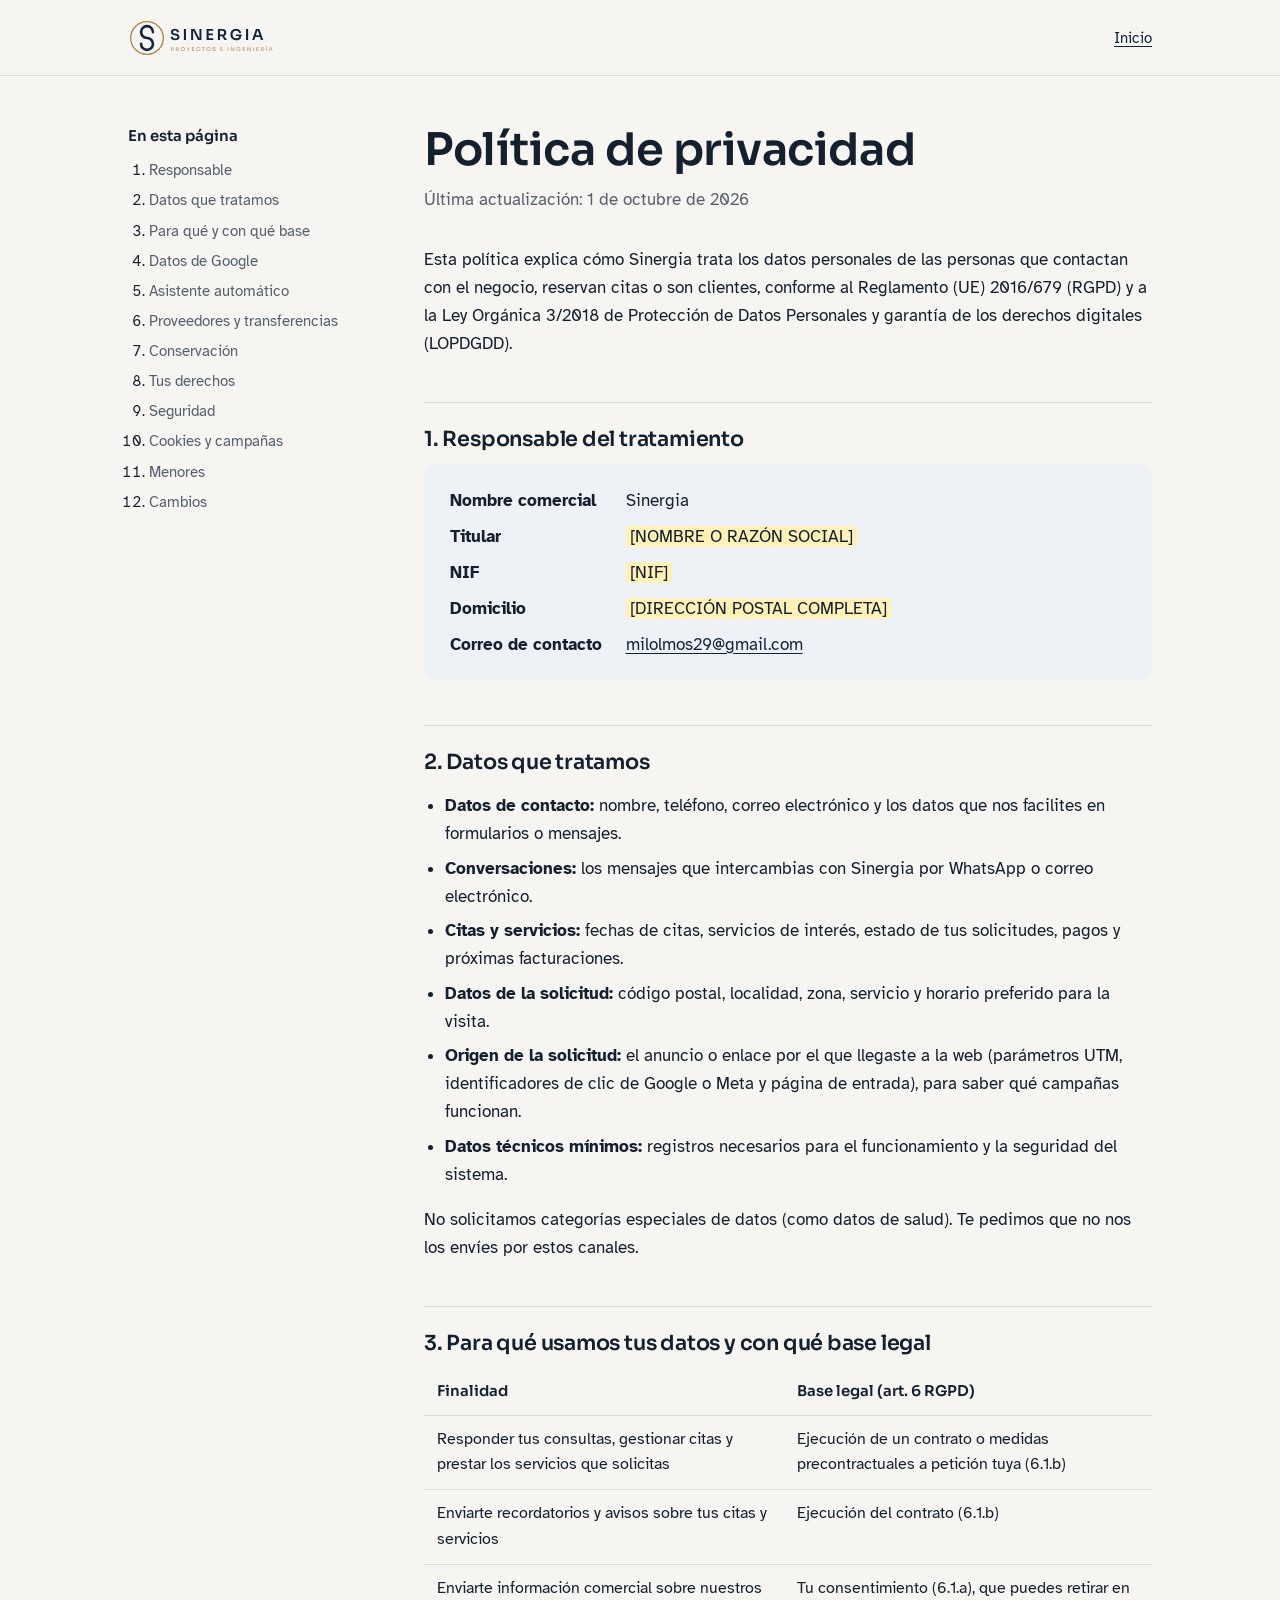
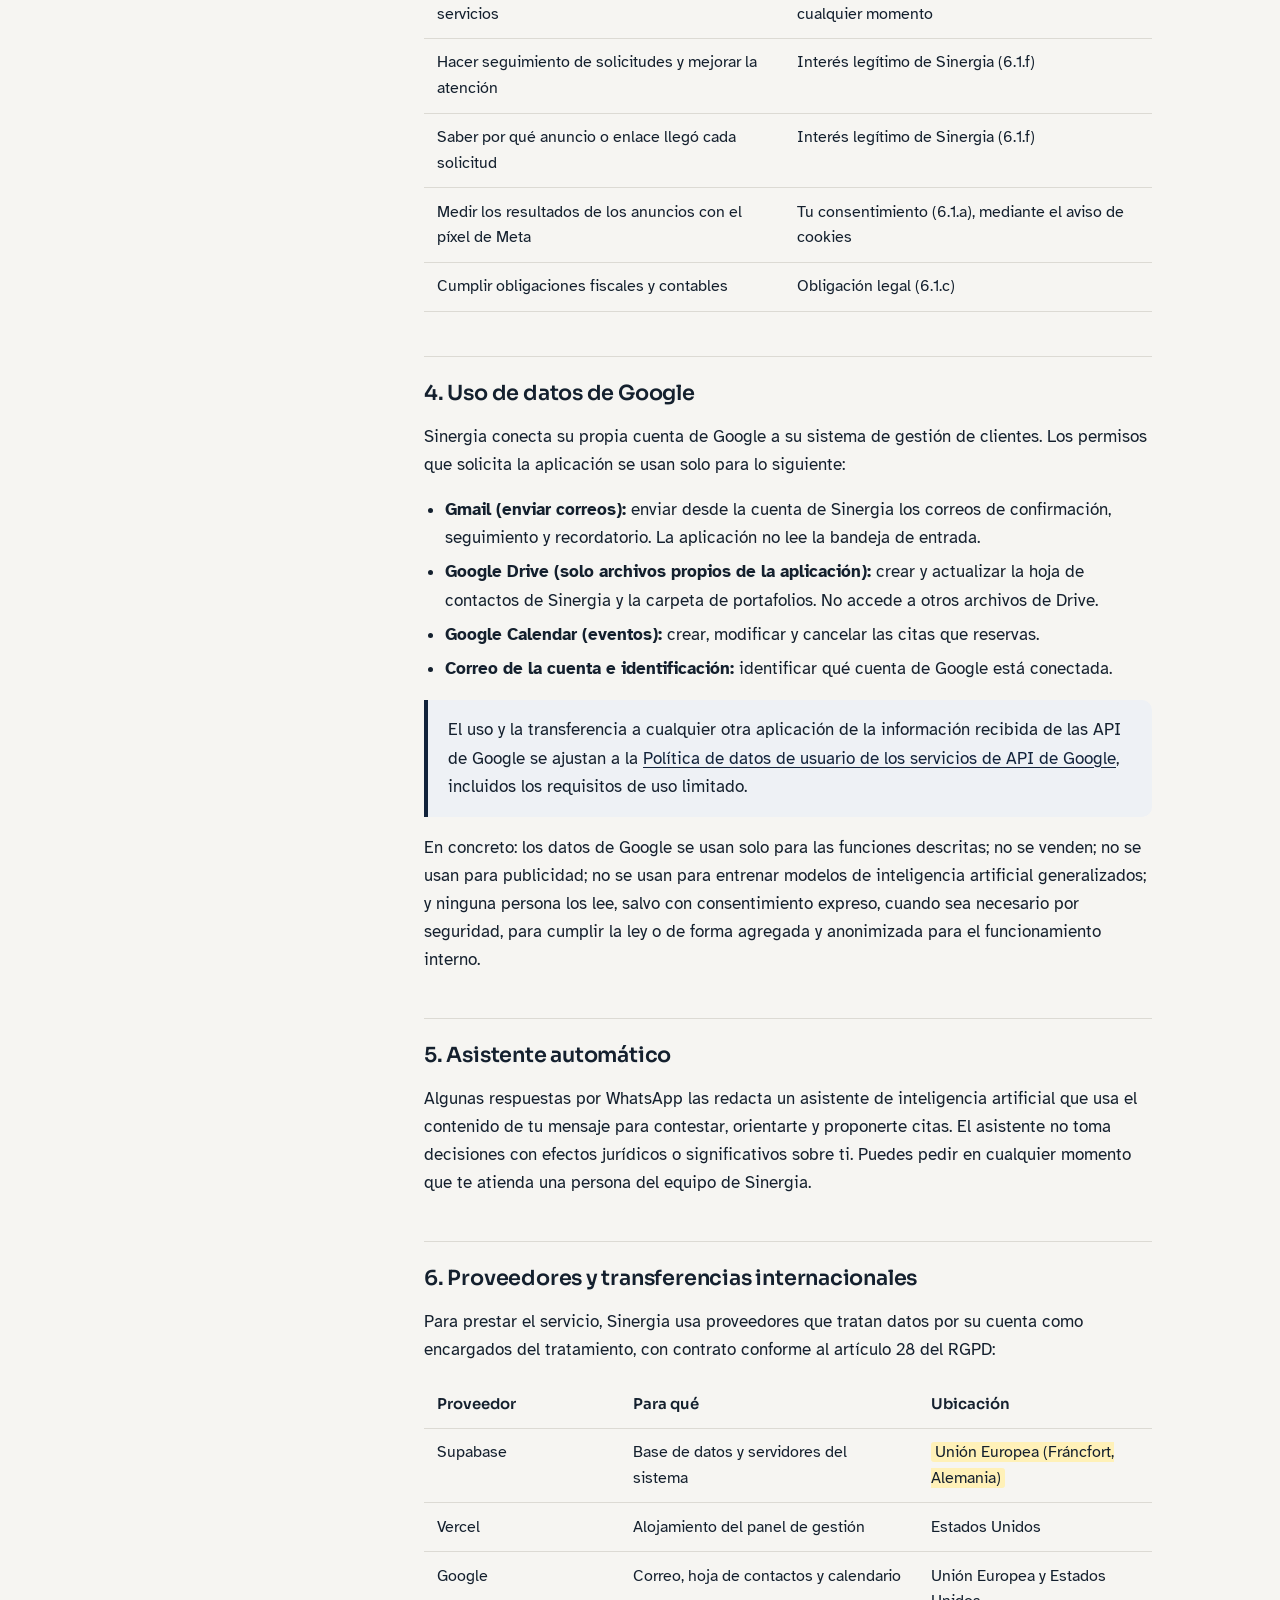
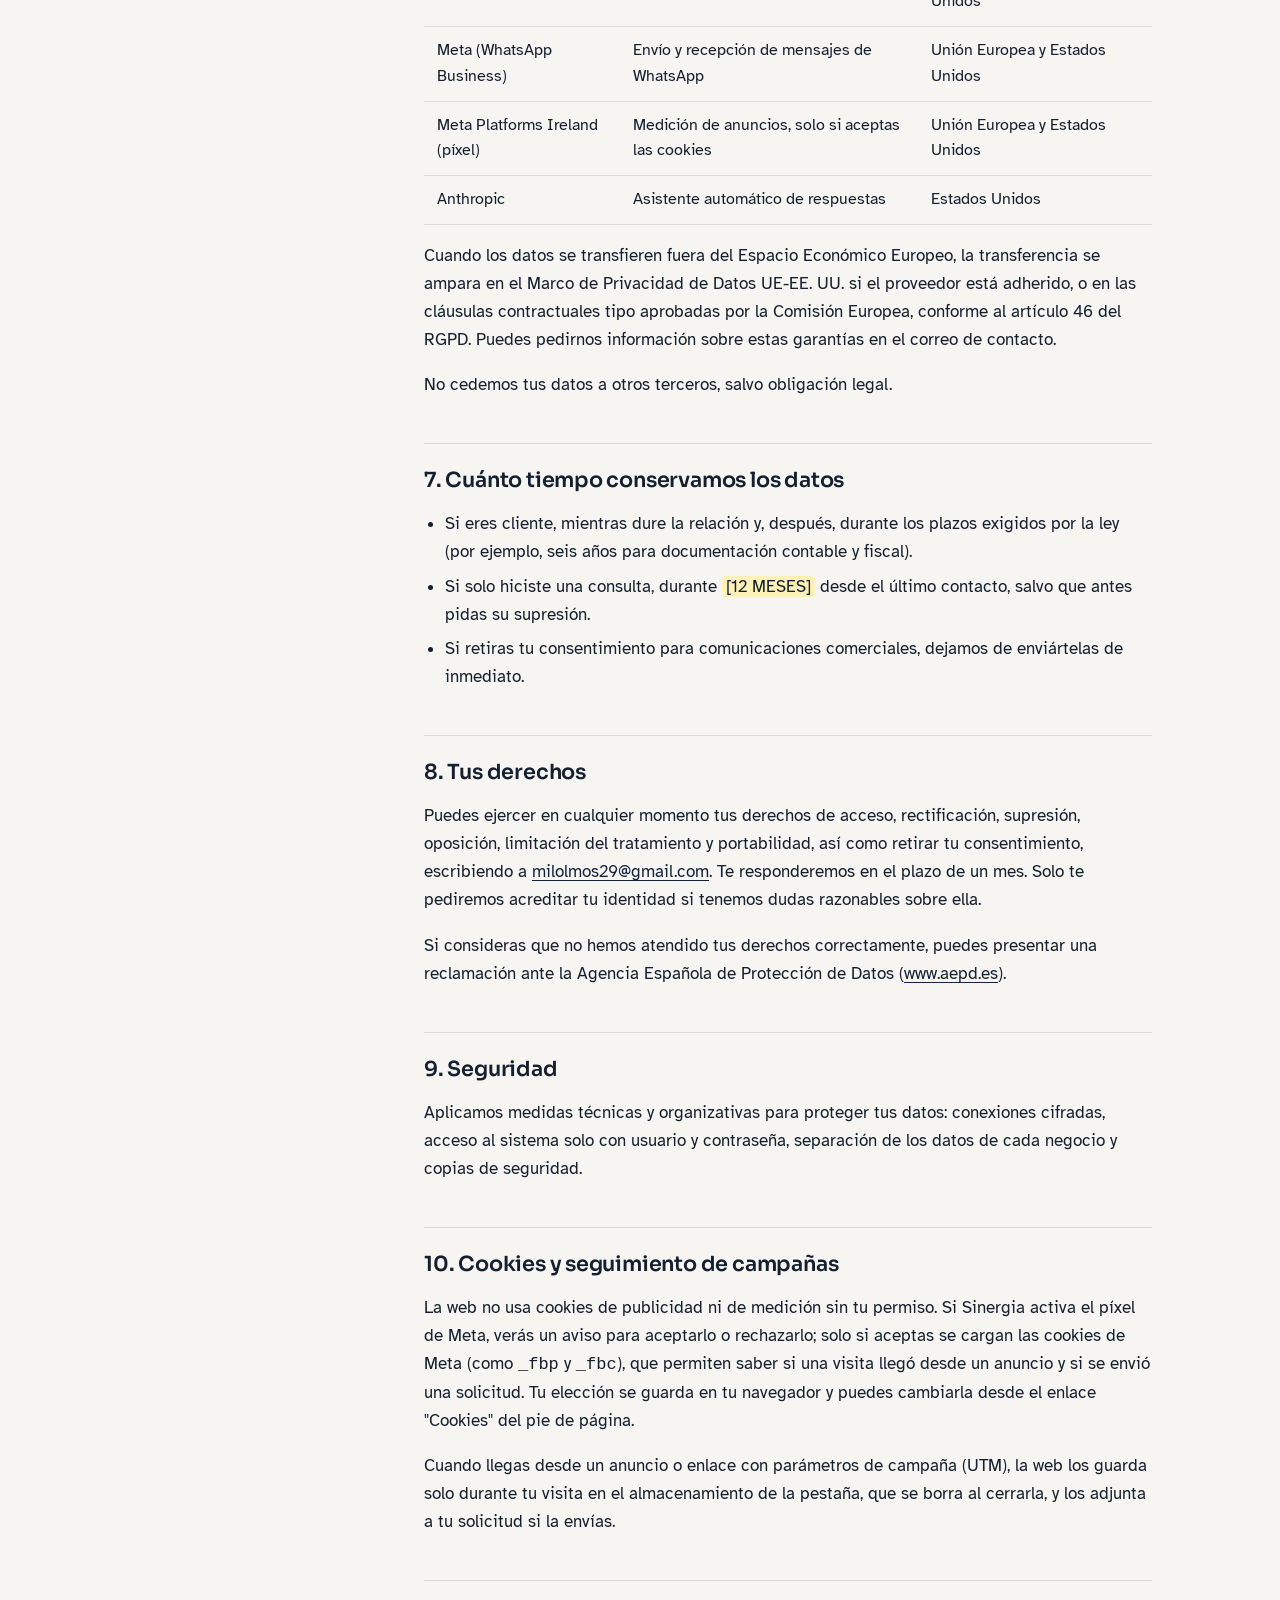
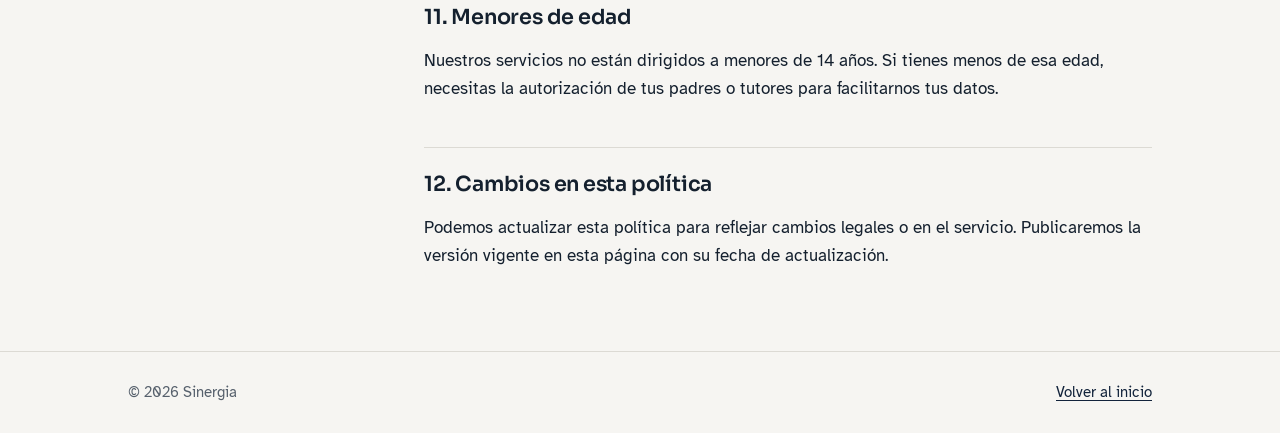
<file: privacidad.html>
<!DOCTYPE html>
<html lang="es">
<head>
  <meta charset="utf-8">
  <meta name="viewport" content="width=device-width, initial-scale=1">
  <title>Política de privacidad · Sinergia</title>
  <meta name="description" content="Cómo trata Sinergia los datos personales de sus clientes y contactos, conforme al RGPD y la LOPDGDD.">
  <link rel="preconnect" href="https://fonts.googleapis.com">
  <link rel="preconnect" href="https://fonts.gstatic.com" crossorigin>
  <link href="https://fonts.googleapis.com/css2?family=Atkinson+Hyperlegible:wght@400;700&family=Sora:wght@600&display=swap" rel="stylesheet">
  <link rel="icon" href="favicon.svg" type="image/svg+xml">
  <link rel="stylesheet" href="estilos.css">
</head>
<body>
  <header class="cabecera">
    <div class="contenedor">
      <a class="marca" href="./"><img src="logo.svg" alt="Sinergia Proyectos e Ingeniería" width="180" height="40"></a>
      <nav><a href="./">Inicio</a></nav>
    </div>
  </header>

  <main class="contenedor politica">
    <nav class="indice" aria-label="Contenido de la política">
      <p>En esta página</p>
      <ol>
        <li><a href="#responsable">Responsable</a></li>
        <li><a href="#datos">Datos que tratamos</a></li>
        <li><a href="#finalidades">Para qué y con qué base</a></li>
        <li><a href="#google">Datos de Google</a></li>
        <li><a href="#ia">Asistente automático</a></li>
        <li><a href="#proveedores">Proveedores y transferencias</a></li>
        <li><a href="#conservacion">Conservación</a></li>
        <li><a href="#derechos">Tus derechos</a></li>
        <li><a href="#seguridad">Seguridad</a></li>
        <li><a href="#cookies">Cookies y campañas</a></li>
        <li><a href="#menores">Menores</a></li>
        <li><a href="#cambios">Cambios</a></li>
      </ol>
    </nav>

    <article class="texto-legal">
      <h1>Política de privacidad</h1>
      <p class="fecha">Última actualización: 1 de octubre de 2026</p>

      <p>Esta política explica cómo Sinergia trata los datos personales de las personas que contactan con el negocio, reservan citas o son clientes, conforme al Reglamento (UE) 2016/679 (RGPD) y a la Ley Orgánica 3/2018 de Protección de Datos Personales y garantía de los derechos digitales (LOPDGDD).</p>

      <h2 id="responsable">1. Responsable del tratamiento</h2>
      <dl class="ficha">
        <dt>Nombre comercial</dt><dd>Sinergia</dd>
        <dt>Titular</dt><dd><mark class="pendiente">[NOMBRE O RAZÓN SOCIAL]</mark></dd>
        <dt>NIF</dt><dd><mark class="pendiente">[NIF]</mark></dd>
        <dt>Domicilio</dt><dd><mark class="pendiente">[DIRECCIÓN POSTAL COMPLETA]</mark></dd>
        <dt>Correo de contacto</dt><dd><a href="mailto:milolmos29@gmail.com">milolmos29@gmail.com</a></dd>
      </dl>

      <h2 id="datos">2. Datos que tratamos</h2>
      <ul>
        <li><strong>Datos de contacto:</strong> nombre, teléfono, correo electrónico y los datos que nos facilites en formularios o mensajes.</li>
        <li><strong>Conversaciones:</strong> los mensajes que intercambias con Sinergia por WhatsApp o correo electrónico.</li>
        <li><strong>Citas y servicios:</strong> fechas de citas, servicios de interés, estado de tus solicitudes, pagos y próximas facturaciones.</li>
        <li><strong>Datos de la solicitud:</strong> código postal, localidad, zona, servicio y horario preferido para la visita.</li>
        <li><strong>Origen de la solicitud:</strong> el anuncio o enlace por el que llegaste a la web (parámetros UTM, identificadores de clic de Google o Meta y página de entrada), para saber qué campañas funcionan.</li>
        <li><strong>Datos técnicos mínimos:</strong> registros necesarios para el funcionamiento y la seguridad del sistema.</li>
      </ul>
      <p>No solicitamos categorías especiales de datos (como datos de salud). Te pedimos que no nos los envíes por estos canales.</p>

      <h2 id="finalidades">3. Para qué usamos tus datos y con qué base legal</h2>
      <div class="tabla-envoltura">
        <table>
          <thead><tr><th>Finalidad</th><th>Base legal (art. 6 RGPD)</th></tr></thead>
          <tbody>
            <tr><td>Responder tus consultas, gestionar citas y prestar los servicios que solicitas</td><td>Ejecución de un contrato o medidas precontractuales a petición tuya (6.1.b)</td></tr>
            <tr><td>Enviarte recordatorios y avisos sobre tus citas y servicios</td><td>Ejecución del contrato (6.1.b)</td></tr>
            <tr><td>Enviarte información comercial sobre nuestros servicios</td><td>Tu consentimiento (6.1.a), que puedes retirar en cualquier momento</td></tr>
            <tr><td>Hacer seguimiento de solicitudes y mejorar la atención</td><td>Interés legítimo de Sinergia (6.1.f)</td></tr>
            <tr><td>Saber por qué anuncio o enlace llegó cada solicitud</td><td>Interés legítimo de Sinergia (6.1.f)</td></tr>
            <tr><td>Medir los resultados de los anuncios con el píxel de Meta</td><td>Tu consentimiento (6.1.a), mediante el aviso de cookies</td></tr>
            <tr><td>Cumplir obligaciones fiscales y contables</td><td>Obligación legal (6.1.c)</td></tr>
          </tbody>
        </table>
      </div>

      <h2 id="google">4. Uso de datos de Google</h2>
      <p>Sinergia conecta su propia cuenta de Google a su sistema de gestión de clientes. Los permisos que solicita la aplicación se usan solo para lo siguiente:</p>
      <ul>
        <li><strong>Gmail (enviar correos):</strong> enviar desde la cuenta de Sinergia los correos de confirmación, seguimiento y recordatorio. La aplicación no lee la bandeja de entrada.</li>
        <li><strong>Google Drive (solo archivos propios de la aplicación):</strong> crear y actualizar la hoja de contactos de Sinergia y la carpeta de portafolios. No accede a otros archivos de Drive.</li>
        <li><strong>Google Calendar (eventos):</strong> crear, modificar y cancelar las citas que reservas.</li>
        <li><strong>Correo de la cuenta e identificación:</strong> identificar qué cuenta de Google está conectada.</li>
      </ul>
      <p class="aviso-google">El uso y la transferencia a cualquier otra aplicación de la información recibida de las API de Google se ajustan a la <a href="https://developers.google.com/terms/api-services-user-data-policy">Política de datos de usuario de los servicios de API de Google</a>, incluidos los requisitos de uso limitado.</p>
      <p>En concreto: los datos de Google se usan solo para las funciones descritas; no se venden; no se usan para publicidad; no se usan para entrenar modelos de inteligencia artificial generalizados; y ninguna persona los lee, salvo con consentimiento expreso, cuando sea necesario por seguridad, para cumplir la ley o de forma agregada y anonimizada para el funcionamiento interno.</p>

      <h2 id="ia">5. Asistente automático</h2>
      <p>Algunas respuestas por WhatsApp las redacta un asistente de inteligencia artificial que usa el contenido de tu mensaje para contestar, orientarte y proponerte citas. El asistente no toma decisiones con efectos jurídicos o significativos sobre ti. Puedes pedir en cualquier momento que te atienda una persona del equipo de Sinergia.</p>

      <h2 id="proveedores">6. Proveedores y transferencias internacionales</h2>
      <p>Para prestar el servicio, Sinergia usa proveedores que tratan datos por su cuenta como encargados del tratamiento, con contrato conforme al artículo 28 del RGPD:</p>
      <div class="tabla-envoltura">
        <table>
          <thead><tr><th>Proveedor</th><th>Para qué</th><th>Ubicación</th></tr></thead>
          <tbody>
            <tr><td>Supabase</td><td>Base de datos y servidores del sistema</td><td><mark class="pendiente">Unión Europea (Fráncfort, Alemania)</mark></td></tr>
            <tr><td>Vercel</td><td>Alojamiento del panel de gestión</td><td>Estados Unidos</td></tr>
            <tr><td>Google</td><td>Correo, hoja de contactos y calendario</td><td>Unión Europea y Estados Unidos</td></tr>
            <tr><td>Meta (WhatsApp Business)</td><td>Envío y recepción de mensajes de WhatsApp</td><td>Unión Europea y Estados Unidos</td></tr>
            <tr><td>Meta Platforms Ireland (píxel)</td><td>Medición de anuncios, solo si aceptas las cookies</td><td>Unión Europea y Estados Unidos</td></tr>
            <tr><td>Anthropic</td><td>Asistente automático de respuestas</td><td>Estados Unidos</td></tr>
          </tbody>
        </table>
      </div>
      <p>Cuando los datos se transfieren fuera del Espacio Económico Europeo, la transferencia se ampara en el Marco de Privacidad de Datos UE-EE. UU. si el proveedor está adherido, o en las cláusulas contractuales tipo aprobadas por la Comisión Europea, conforme al artículo 46 del RGPD. Puedes pedirnos información sobre estas garantías en el correo de contacto.</p>
      <p>No cedemos tus datos a otros terceros, salvo obligación legal.</p>

      <h2 id="conservacion">7. Cuánto tiempo conservamos los datos</h2>
      <ul>
        <li>Si eres cliente, mientras dure la relación y, después, durante los plazos exigidos por la ley (por ejemplo, seis años para documentación contable y fiscal).</li>
        <li>Si solo hiciste una consulta, durante <mark class="pendiente">[12 MESES]</mark> desde el último contacto, salvo que antes pidas su supresión.</li>
        <li>Si retiras tu consentimiento para comunicaciones comerciales, dejamos de enviártelas de inmediato.</li>
      </ul>

      <h2 id="derechos">8. Tus derechos</h2>
      <p>Puedes ejercer en cualquier momento tus derechos de acceso, rectificación, supresión, oposición, limitación del tratamiento y portabilidad, así como retirar tu consentimiento, escribiendo a <a href="mailto:milolmos29@gmail.com">milolmos29@gmail.com</a>. Te responderemos en el plazo de un mes. Solo te pediremos acreditar tu identidad si tenemos dudas razonables sobre ella.</p>
      <p>Si consideras que no hemos atendido tus derechos correctamente, puedes presentar una reclamación ante la Agencia Española de Protección de Datos (<a href="https://www.aepd.es">www.aepd.es</a>).</p>

      <h2 id="seguridad">9. Seguridad</h2>
      <p>Aplicamos medidas técnicas y organizativas para proteger tus datos: conexiones cifradas, acceso al sistema solo con usuario y contraseña, separación de los datos de cada negocio y copias de seguridad.</p>

      <h2 id="cookies">10. Cookies y seguimiento de campañas</h2>
      <p>La web no usa cookies de publicidad ni de medición sin tu permiso. Si Sinergia activa el píxel de Meta, verás un aviso para aceptarlo o rechazarlo; solo si aceptas se cargan las cookies de Meta (como <code>_fbp</code> y <code>_fbc</code>), que permiten saber si una visita llegó desde un anuncio y si se envió una solicitud. Tu elección se guarda en tu navegador y puedes cambiarla desde el enlace "Cookies" del pie de página.</p>
      <p>Cuando llegas desde un anuncio o enlace con parámetros de campaña (UTM), la web los guarda solo durante tu visita en el almacenamiento de la pestaña, que se borra al cerrarla, y los adjunta a tu solicitud si la envías.</p>

      <h2 id="menores">11. Menores de edad</h2>
      <p>Nuestros servicios no están dirigidos a menores de 14 años. Si tienes menos de esa edad, necesitas la autorización de tus padres o tutores para facilitarnos tus datos.</p>

      <h2 id="cambios">12. Cambios en esta política</h2>
      <p>Podemos actualizar esta política para reflejar cambios legales o en el servicio. Publicaremos la versión vigente en esta página con su fecha de actualización.</p>
    </article>
  </main>

  <footer class="pie">
    <div class="contenedor">
      <span>© 2026 Sinergia</span>
      <a href="./">Volver al inicio</a>
    </div>
  </footer>
</body>
</html>
</file>
<file: estilos.css>
:root {
  --papel: #f6f5f2;
  --tinta: #14202e;
  --tinta-suave: #56606c;
  --petroleo: #12233b;
  --niebla: #eef1f5;
  --linea: #dcdad4;
  --pendiente: #fff1b8;
  --titulos: "Sora", "Segoe UI", system-ui, sans-serif;
  --texto: "Atkinson Hyperlegible", "Segoe UI", system-ui, sans-serif;
}

* { box-sizing: border-box; }

html { scroll-behavior: smooth; scroll-padding-top: 1.5rem; }
@media (prefers-reduced-motion: reduce) { html { scroll-behavior: auto; } }

body {
  margin: 0;
  background: var(--papel);
  color: var(--tinta);
  font-family: var(--texto);
  font-size: 1.0625rem;
  line-height: 1.65;
}

a { color: var(--petroleo); text-underline-offset: 0.2em; }
a:hover { text-decoration-thickness: 2px; }
:focus-visible { outline: 3px solid var(--petroleo); outline-offset: 3px; border-radius: 2px; }

h1, h2, h3 { font-family: var(--titulos); line-height: 1.2; letter-spacing: -0.01em; }

.contenedor { width: min(100% - 2.5rem, 64rem); margin-inline: auto; }

/* Cabecera */
.cabecera { border-bottom: 1px solid var(--linea); }
.cabecera .contenedor { display: flex; align-items: center; justify-content: space-between; gap: 1rem; padding-block: 1.1rem; }
.marca { display: flex; align-items: center; gap: 0.6rem; text-decoration: none; color: var(--tinta); font-family: var(--titulos); font-weight: 600; font-size: 1.2rem; }
.marca img { height: 40px; width: auto; display: block; }
.cabecera nav a { font-size: 0.95rem; }

/* Portada */
.portada { padding-block: clamp(3rem, 9vw, 6.5rem) clamp(2.5rem, 6vw, 4.5rem); }
.portada .simbolo { width: clamp(4.5rem, 12vw, 7rem); height: auto; margin-bottom: 1.75rem; }
.portada h1 { font-size: clamp(2.2rem, 6vw, 3.6rem); font-weight: 600; max-width: 18ch; margin: 0 0 1.25rem; }
.portada p { font-size: 1.2rem; color: var(--tinta-suave); max-width: 52ch; margin: 0; }

.bloque { padding-block: 2.5rem; border-top: 1px solid var(--linea); }
.bloque h2 { font-size: 1.45rem; font-weight: 600; margin: 0 0 1.25rem; }
.funciones { display: grid; grid-template-columns: repeat(auto-fit, minmax(15rem, 1fr)); gap: 1.5rem 2.5rem; margin: 0; padding: 0; list-style: none; }
.funciones li { padding-left: 1rem; border-left: 3px solid var(--petroleo); }
.funciones strong { display: block; font-family: var(--titulos); font-weight: 600; margin-bottom: 0.2rem; }
.funciones span { color: var(--tinta-suave); }

.contacto { background: var(--niebla); border-radius: 14px; padding: clamp(1.5rem, 4vw, 2.5rem); }
.contacto p { margin: 0.4rem 0 0; }

/* Pie */
.pie { border-top: 1px solid var(--linea); margin-top: 3rem; padding-block: 1.75rem; font-size: 0.93rem; color: var(--tinta-suave); }
.pie .contenedor { display: flex; flex-wrap: wrap; justify-content: space-between; gap: 0.75rem 2rem; }

/* Política de privacidad */
.politica { display: grid; grid-template-columns: 15rem 1fr; gap: 3.5rem; padding-block: 3rem 1rem; align-items: start; }
.indice { position: sticky; top: 1.5rem; font-size: 0.93rem; }
.indice p { font-family: var(--titulos); font-weight: 600; margin: 0 0 0.6rem; }
.indice ol { margin: 0; padding-left: 1.3rem; }
.indice li { margin-bottom: 0.35rem; }
.indice a { color: var(--tinta-suave); text-decoration: none; }
.indice a:hover { color: var(--petroleo); text-decoration: underline; }

.texto-legal { max-width: 68ch; }
.texto-legal h1 { font-size: clamp(2rem, 5vw, 2.8rem); font-weight: 600; margin: 0 0 0.5rem; }
.texto-legal .fecha { color: var(--tinta-suave); margin: 0 0 2rem; }
.texto-legal h2 { font-size: 1.3rem; font-weight: 600; margin: 2.75rem 0 0.75rem; padding-top: 1.5rem; border-top: 1px solid var(--linea); }
.texto-legal h3 { font-size: 1.05rem; font-weight: 600; margin: 1.5rem 0 0.4rem; }
.texto-legal ul { padding-left: 1.3rem; }
.texto-legal li { margin-bottom: 0.4rem; }

.ficha { margin: 0; display: grid; grid-template-columns: max-content 1fr; gap: 0.5rem 1.5rem; background: var(--niebla); border-radius: 14px; padding: 1.4rem 1.6rem; }
.ficha dt { font-weight: 700; }
.ficha dd { margin: 0; }

.aviso-google { border-left: 4px solid var(--petroleo); background: var(--niebla); padding: 1rem 1.25rem; border-radius: 0 10px 10px 0; }

.tabla-envoltura { overflow-x: auto; }
table { width: 100%; border-collapse: collapse; font-size: 0.97rem; min-width: 34rem; }
th, td { text-align: left; vertical-align: top; padding: 0.7rem 0.8rem; border-bottom: 1px solid var(--linea); }
th { font-family: var(--titulos); font-weight: 600; font-size: 0.93rem; }

mark.pendiente { background: var(--pendiente); color: var(--tinta); padding: 0 0.25em; border-radius: 3px; }

@media (max-width: 52rem) {
  .politica { grid-template-columns: 1fr; gap: 1.5rem; }
  .indice { position: static; background: var(--niebla); border-radius: 14px; padding: 1.2rem 1.4rem; }
  .ficha { grid-template-columns: 1fr; gap: 0.15rem; }
  .ficha dd { margin-bottom: 0.6rem; }
}
</file>
